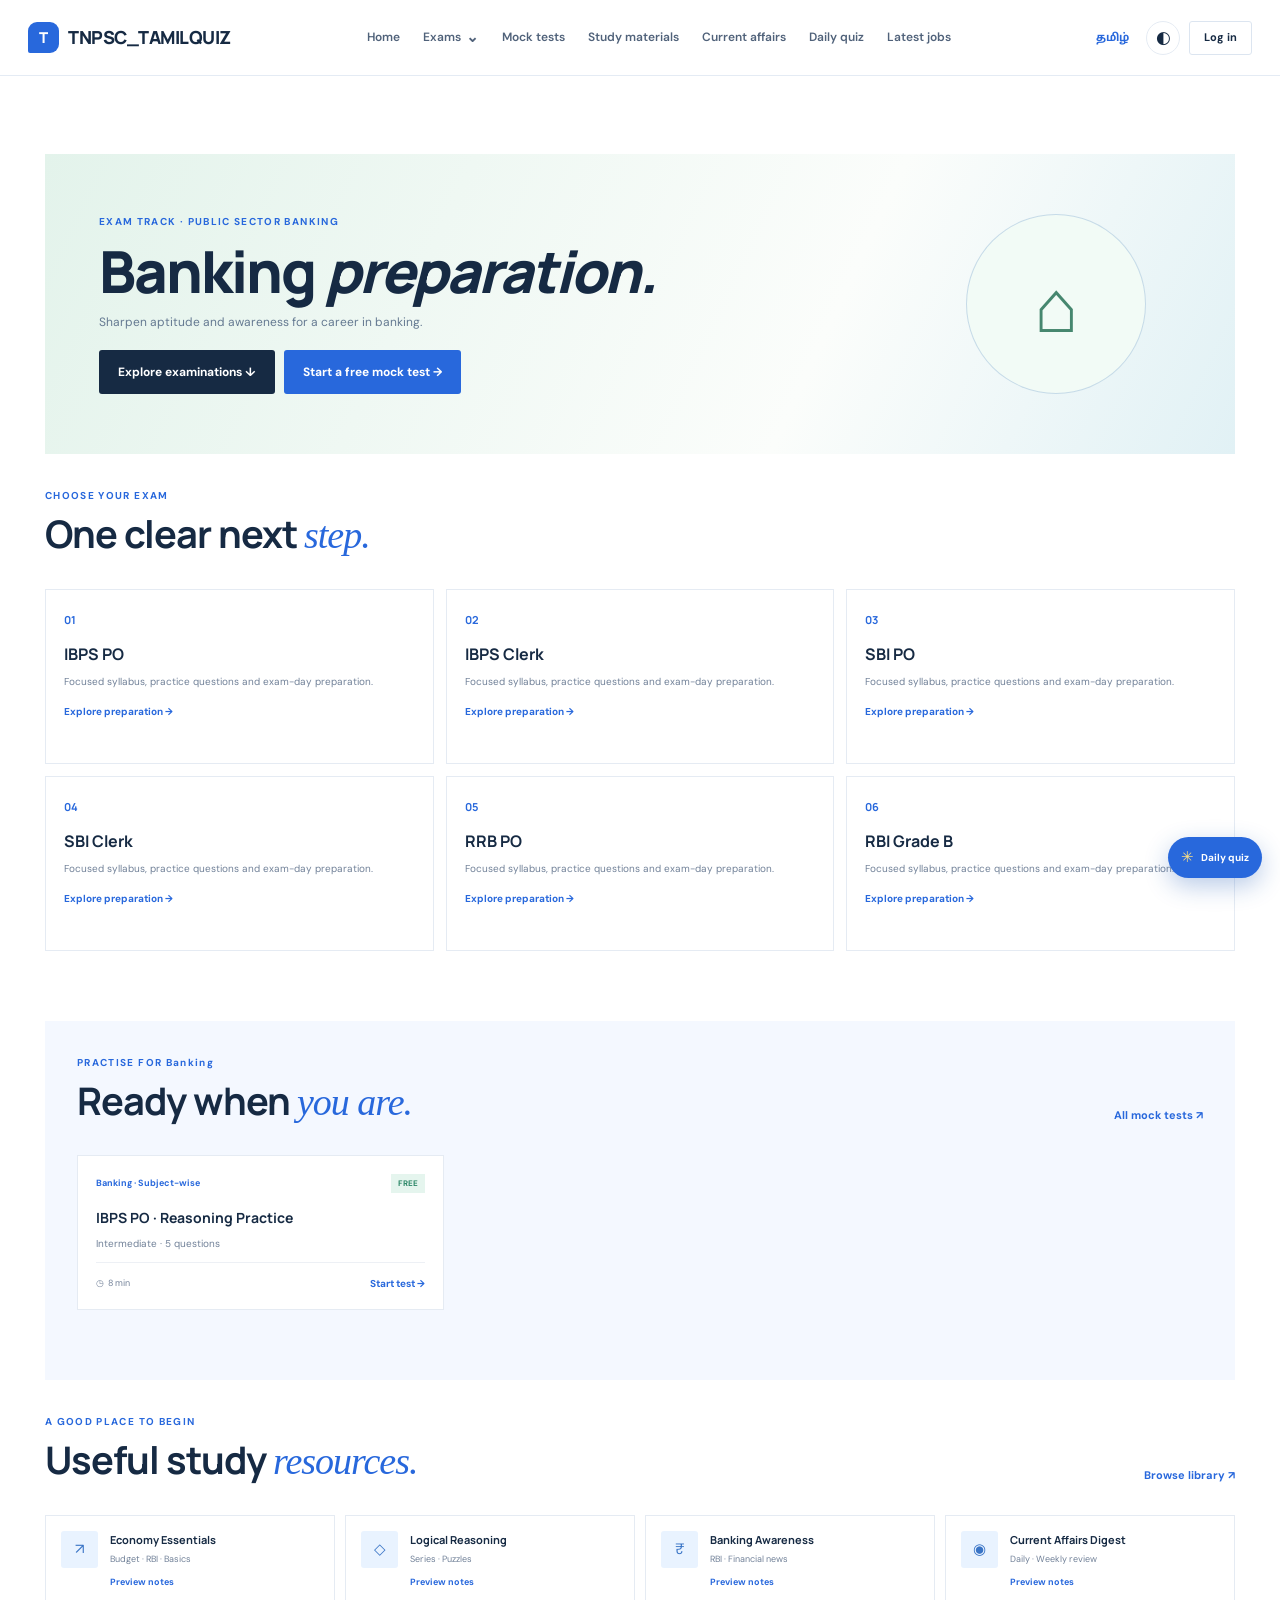
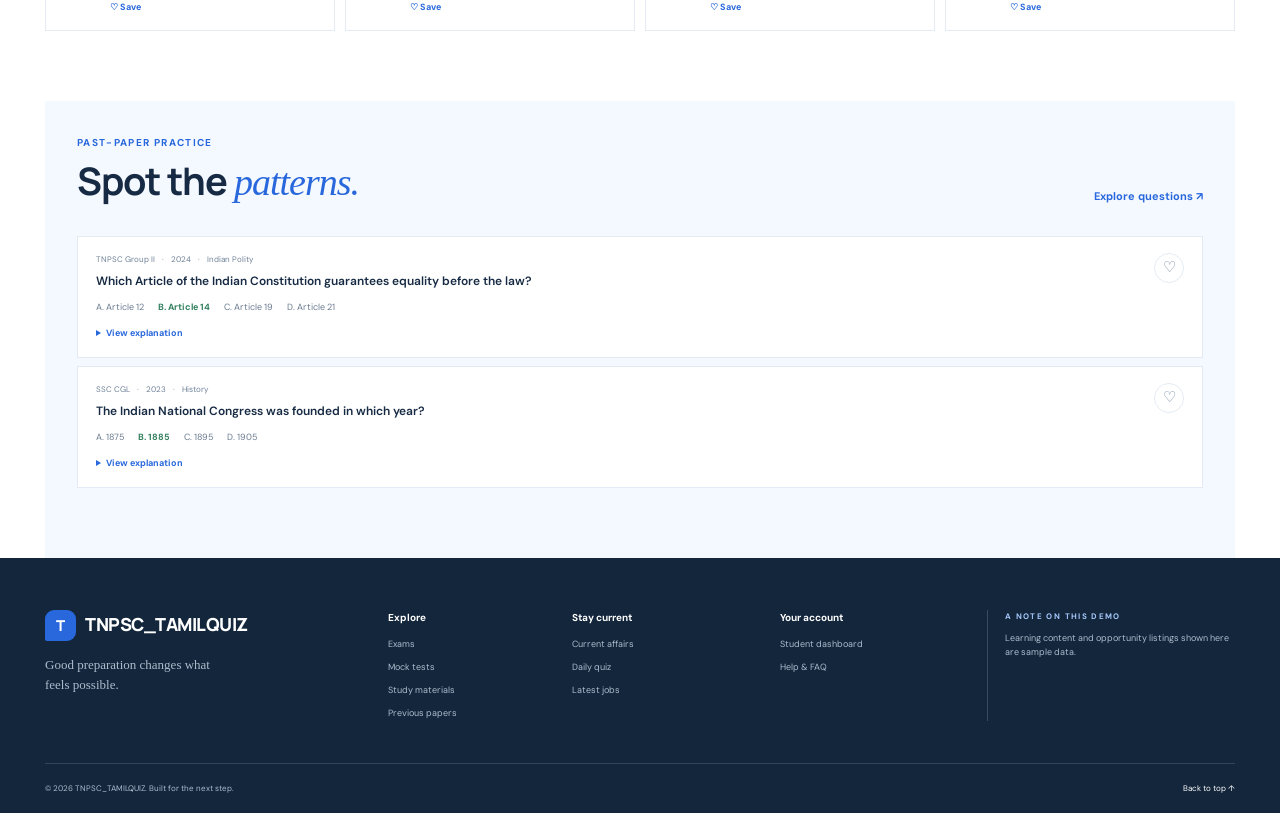
<file: pages/banking.html>
<!doctype html>
<html lang="en">
<head><meta charset="utf-8"><meta name="viewport" content="width=device-width, initial-scale=1"><meta name="description" content="Focused Banking exam preparation, sample mock tests and study resources."><meta name="theme-color" content="#f6f9ff"><title>Banking Preparation | TNPSC_TAMILQUIZ</title><link rel="preconnect" href="https://fonts.googleapis.com"><link rel="preconnect" href="https://fonts.gstatic.com" crossorigin><link href="https://fonts.googleapis.com/css2?family=DM+Sans:wght@400;500;600;700&family=Manrope:wght@500;600;700;800&family=Noto+Sans+Tamil:wght@400;500;600;700&display=swap" rel="stylesheet"><link rel="stylesheet" href="../css/style.css"><link rel="stylesheet" href="../css/responsive.css"><link rel="stylesheet" href="../css/animations.css"><script src="../js/data.js" defer></script><script src="../js/navigation.js" defer></script><script src="../js/search.js" defer></script><script src="../js/quiz.js" defer></script><script src="../js/mocktest.js" defer></script><script src="../js/materials.js" defer></script><script src="../js/dashboard.js" defer></script><script src="../js/main.js" defer></script><script src="../js/page.js" defer></script></head>
<body data-page="banking"><a class="skip-link" href="#main">Skip to content</a>
<header class="site-header"><div class="nav-wrap"><a class="brand" href="../index.html"><span class="brand-mark">T</span><span>TNPSC_TAMILQUIZ</span></a><button class="icon-button menu-toggle" aria-label="Open navigation" aria-expanded="false"><span></span><span></span><span></span></button><nav class="main-nav" aria-label="Main navigation"><a href="../index.html#home">Home</a><div class="nav-menu"><button class="nav-trigger" aria-expanded="false">Exams <span class="chevron">⌄</span></button><div class="mega-menu"><div class="mega-heading"><span class="eyebrow">FIND YOUR PATH</span><strong>Choose your examination</strong><small>Focused preparation for your next big step.</small></div><div class="mega-links" id="mega-exams"></div></div></div><a href="../index.html#mock-tests">Mock tests</a><a href="../index.html#materials">Study materials</a><a href="../index.html#current-affairs">Current affairs</a><a href="daily-quiz.html">Daily quiz</a><a href="latest-jobs.html">Latest jobs</a></nav><div class="nav-actions"><button class="text-button language-toggle" aria-label="Switch language">தமிழ்</button><button class="icon-button theme-toggle" aria-label="Switch to dark mode" title="Toggle dark mode"><span class="theme-icon">◐</span></button><button class="button button-small button-outline login-button">Log in</button></div></div></header>
<main id="main"><div id="page-content" class="section-shell page-content"></div></main>
<footer class="site-footer"><div class="section-shell"><div class="footer-top"><div class="footer-brand"><a class="brand brand-inverse" href="../index.html"><span class="brand-mark">T</span><span>TNPSC_TAMILQUIZ</span></a><p>Good preparation changes what feels possible.</p></div><div class="footer-col"><b>Explore</b><a href="../index.html#exams">Exams</a><a href="mock-tests.html">Mock tests</a><a href="study-materials.html">Study materials</a><a href="previous-papers.html">Previous papers</a></div><div class="footer-col"><b>Stay current</b><a href="current-affairs.html">Current affairs</a><a href="daily-quiz.html">Daily quiz</a><a href="latest-jobs.html">Latest jobs</a></div><div class="footer-col"><b>Your account</b><a href="dashboard.html">Student dashboard</a><a href="../index.html#faq">Help & FAQ</a></div><div class="footer-note"><span class="eyebrow">A NOTE ON THIS DEMO</span><p>Learning content and opportunity listings shown here are sample data.</p></div></div><div class="footer-bottom"><span>© 2026 TNPSC_TAMILQUIZ. Built for the next step.</span><a href="#main">Back to top ↑</a></div></div></footer>
<div class="toast-region" aria-live="polite" aria-atomic="true"></div><div class="modal-backdrop" id="modal-backdrop" hidden><section class="dialog" role="dialog" aria-modal="true" aria-labelledby="dialog-title"><button class="dialog-close" aria-label="Close dialog">×</button><div id="dialog-content"></div></section></div></body></html>
</file>
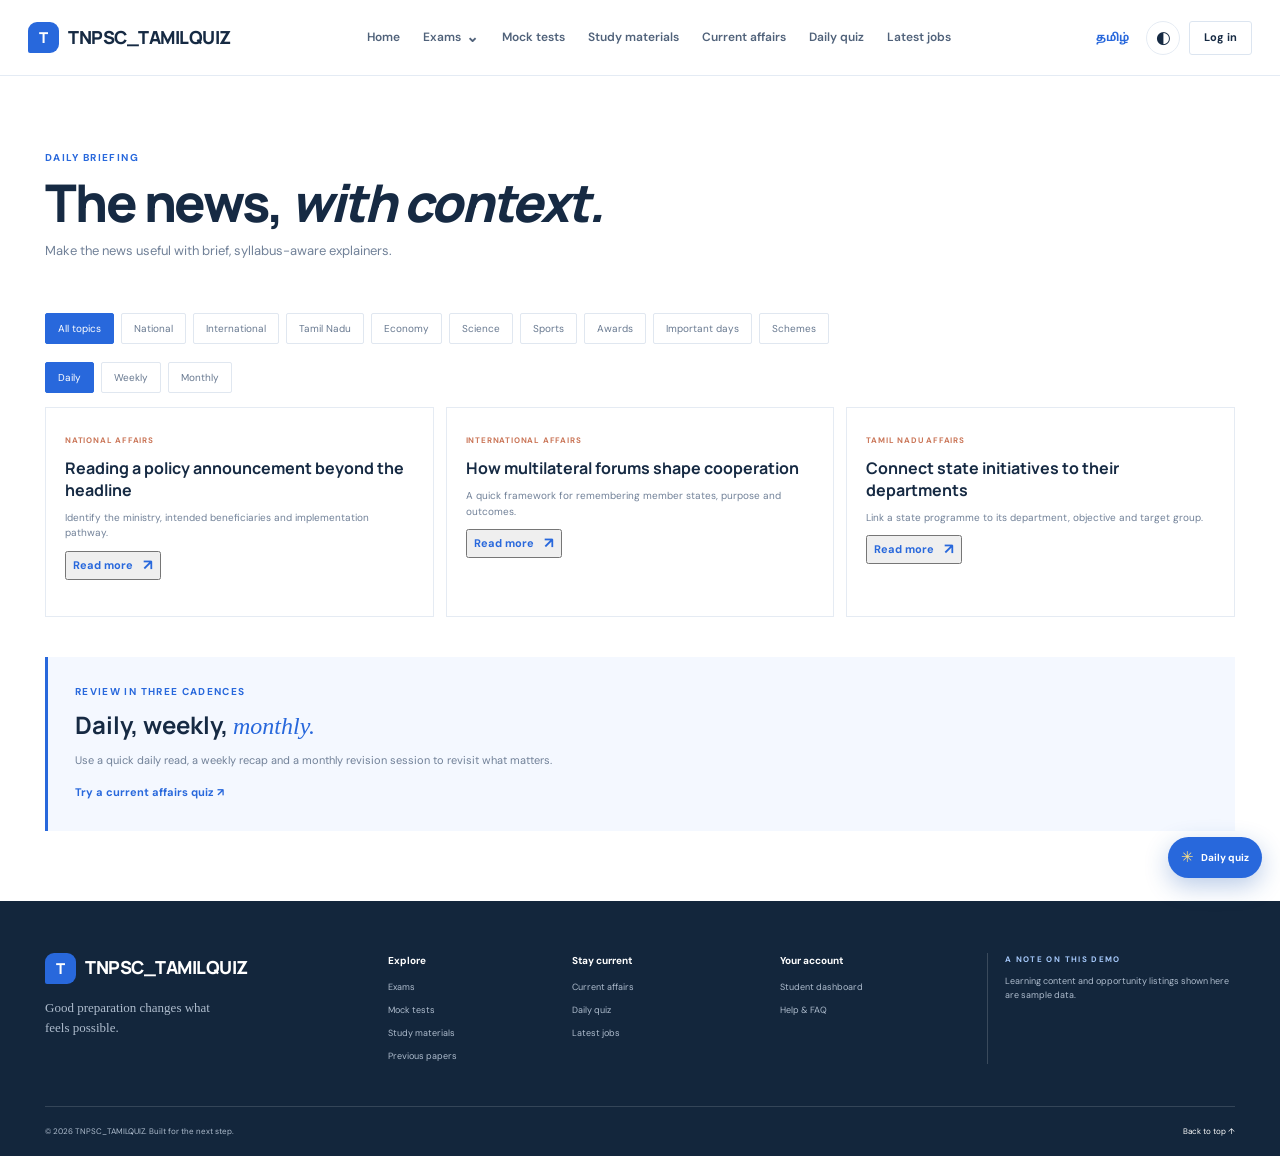
<file: pages/current-affairs.html>
<!doctype html>
<html lang="en">
<head><meta charset="utf-8"><meta name="viewport" content="width=device-width, initial-scale=1"><meta name="description" content="Daily, weekly and monthly current affairs explainers for exam preparation."><meta name="theme-color" content="#f6f9ff"><title>Current Affairs | TNPSC_TAMILQUIZ</title><link rel="preconnect" href="https://fonts.googleapis.com"><link rel="preconnect" href="https://fonts.gstatic.com" crossorigin><link href="https://fonts.googleapis.com/css2?family=DM+Sans:wght@400;500;600;700&family=Manrope:wght@500;600;700;800&family=Noto+Sans+Tamil:wght@400;500;600;700&display=swap" rel="stylesheet"><link rel="stylesheet" href="../css/style.css"><link rel="stylesheet" href="../css/responsive.css"><link rel="stylesheet" href="../css/animations.css"><script src="../js/data.js" defer></script><script src="../js/navigation.js" defer></script><script src="../js/search.js" defer></script><script src="../js/quiz.js" defer></script><script src="../js/mocktest.js" defer></script><script src="../js/materials.js" defer></script><script src="../js/dashboard.js" defer></script><script src="../js/main.js" defer></script><script src="../js/page.js" defer></script></head>
<body data-page="current-affairs"><a class="skip-link" href="#main">Skip to content</a>
<header class="site-header"><div class="nav-wrap"><a class="brand" href="../index.html"><span class="brand-mark">T</span><span>TNPSC_TAMILQUIZ</span></a><button class="icon-button menu-toggle" aria-label="Open navigation" aria-expanded="false"><span></span><span></span><span></span></button><nav class="main-nav" aria-label="Main navigation"><a href="../index.html#home">Home</a><div class="nav-menu"><button class="nav-trigger" aria-expanded="false">Exams <span class="chevron">⌄</span></button><div class="mega-menu"><div class="mega-heading"><span class="eyebrow">FIND YOUR PATH</span><strong>Choose your examination</strong><small>Focused preparation for your next big step.</small></div><div class="mega-links" id="mega-exams"></div></div></div><a href="mock-tests.html">Mock tests</a><a href="study-materials.html">Study materials</a><a href="current-affairs.html">Current affairs</a><a href="daily-quiz.html">Daily quiz</a><a href="latest-jobs.html">Latest jobs</a></nav><div class="nav-actions"><button class="text-button language-toggle" aria-label="Switch language">தமிழ்</button><button class="icon-button theme-toggle" aria-label="Switch to dark mode" title="Toggle dark mode"><span class="theme-icon">◐</span></button><button class="button button-small button-outline login-button">Log in</button></div></div></header>
<main id="main"><div id="page-content" class="section-shell page-content"></div></main>
<footer class="site-footer"><div class="section-shell"><div class="footer-top"><div class="footer-brand"><a class="brand brand-inverse" href="../index.html"><span class="brand-mark">T</span><span>TNPSC_TAMILQUIZ</span></a><p>Good preparation changes what feels possible.</p></div><div class="footer-col"><b>Explore</b><a href="../index.html#exams">Exams</a><a href="mock-tests.html">Mock tests</a><a href="study-materials.html">Study materials</a><a href="previous-papers.html">Previous papers</a></div><div class="footer-col"><b>Stay current</b><a href="current-affairs.html">Current affairs</a><a href="daily-quiz.html">Daily quiz</a><a href="latest-jobs.html">Latest jobs</a></div><div class="footer-col"><b>Your account</b><a href="dashboard.html">Student dashboard</a><a href="../index.html#faq">Help & FAQ</a></div><div class="footer-note"><span class="eyebrow">A NOTE ON THIS DEMO</span><p>Learning content and opportunity listings shown here are sample data.</p></div></div><div class="footer-bottom"><span>© 2026 TNPSC_TAMILQUIZ. Built for the next step.</span><a href="#main">Back to top ↑</a></div></div></footer>
<div class="toast-region" aria-live="polite" aria-atomic="true"></div><div class="modal-backdrop" id="modal-backdrop" hidden><section class="dialog" role="dialog" aria-modal="true" aria-labelledby="dialog-title"><button class="dialog-close" aria-label="Close dialog">×</button><div id="dialog-content"></div></section></div></body></html>
</file>
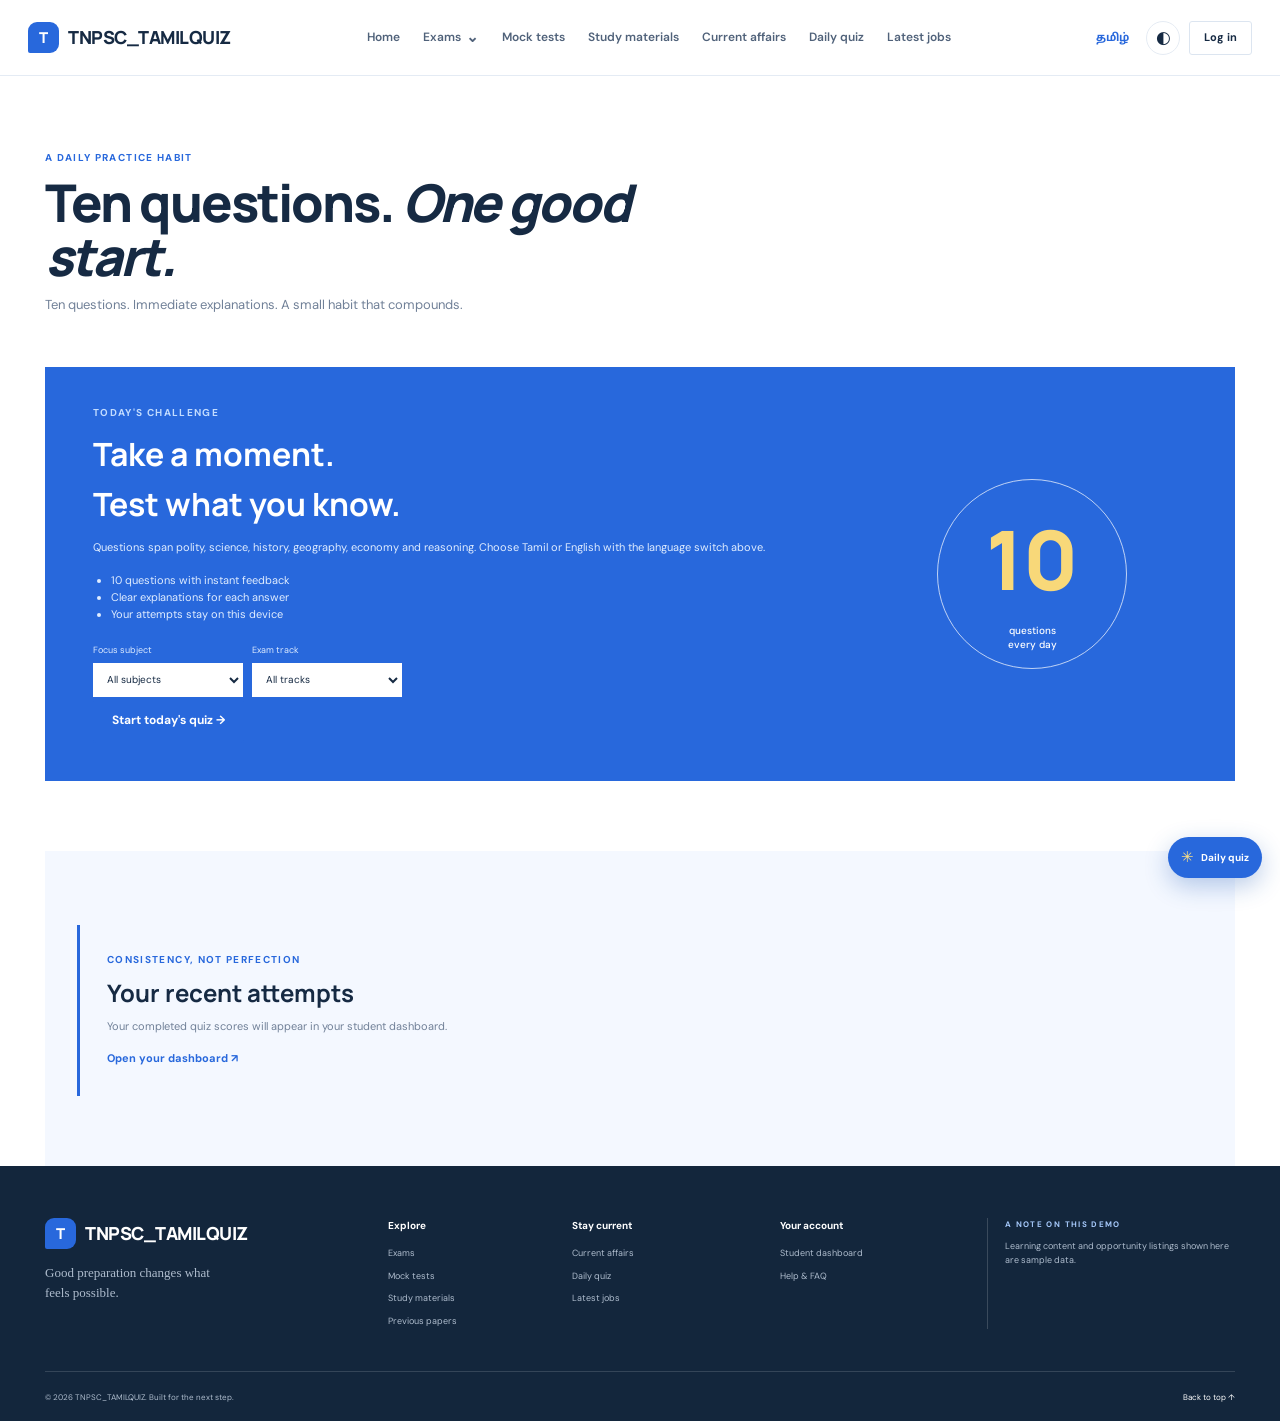
<file: pages/daily-quiz.html>
<!doctype html>
<html lang="en">
<head><meta charset="utf-8"><meta name="viewport" content="width=device-width, initial-scale=1"><meta name="description" content="Take a ten-question daily quiz and review detailed explanations."><meta name="theme-color" content="#f6f9ff"><title>Daily Quiz | TNPSC_TAMILQUIZ</title><link rel="preconnect" href="https://fonts.googleapis.com"><link rel="preconnect" href="https://fonts.gstatic.com" crossorigin><link href="https://fonts.googleapis.com/css2?family=DM+Sans:wght@400;500;600;700&family=Manrope:wght@500;600;700;800&family=Noto+Sans+Tamil:wght@400;500;600;700&display=swap" rel="stylesheet"><link rel="stylesheet" href="../css/style.css"><link rel="stylesheet" href="../css/responsive.css"><link rel="stylesheet" href="../css/animations.css"><script src="../js/data.js" defer></script><script src="../js/navigation.js" defer></script><script src="../js/search.js" defer></script><script src="../js/quiz.js" defer></script><script src="../js/mocktest.js" defer></script><script src="../js/materials.js" defer></script><script src="../js/dashboard.js" defer></script><script src="../js/main.js" defer></script><script src="../js/page.js" defer></script></head>
<body data-page="daily-quiz"><a class="skip-link" href="#main">Skip to content</a>
<header class="site-header"><div class="nav-wrap"><a class="brand" href="../index.html"><span class="brand-mark">T</span><span>TNPSC_TAMILQUIZ</span></a><button class="icon-button menu-toggle" aria-label="Open navigation" aria-expanded="false"><span></span><span></span><span></span></button><nav class="main-nav" aria-label="Main navigation"><a href="../index.html#home">Home</a><div class="nav-menu"><button class="nav-trigger" aria-expanded="false">Exams <span class="chevron">⌄</span></button><div class="mega-menu"><div class="mega-heading"><span class="eyebrow">FIND YOUR PATH</span><strong>Choose your examination</strong><small>Focused preparation for your next big step.</small></div><div class="mega-links" id="mega-exams"></div></div></div><a href="mock-tests.html">Mock tests</a><a href="study-materials.html">Study materials</a><a href="current-affairs.html">Current affairs</a><a href="daily-quiz.html">Daily quiz</a><a href="latest-jobs.html">Latest jobs</a></nav><div class="nav-actions"><button class="text-button language-toggle" aria-label="Switch language">தமிழ்</button><button class="icon-button theme-toggle" aria-label="Switch to dark mode" title="Toggle dark mode"><span class="theme-icon">◐</span></button><button class="button button-small button-outline login-button">Log in</button></div></div></header>
<main id="main"><div id="page-content" class="section-shell page-content"></div></main>
<footer class="site-footer"><div class="section-shell"><div class="footer-top"><div class="footer-brand"><a class="brand brand-inverse" href="../index.html"><span class="brand-mark">T</span><span>TNPSC_TAMILQUIZ</span></a><p>Good preparation changes what feels possible.</p></div><div class="footer-col"><b>Explore</b><a href="../index.html#exams">Exams</a><a href="mock-tests.html">Mock tests</a><a href="study-materials.html">Study materials</a><a href="previous-papers.html">Previous papers</a></div><div class="footer-col"><b>Stay current</b><a href="current-affairs.html">Current affairs</a><a href="daily-quiz.html">Daily quiz</a><a href="latest-jobs.html">Latest jobs</a></div><div class="footer-col"><b>Your account</b><a href="dashboard.html">Student dashboard</a><a href="../index.html#faq">Help & FAQ</a></div><div class="footer-note"><span class="eyebrow">A NOTE ON THIS DEMO</span><p>Learning content and opportunity listings shown here are sample data.</p></div></div><div class="footer-bottom"><span>© 2026 TNPSC_TAMILQUIZ. Built for the next step.</span><a href="#main">Back to top ↑</a></div></div></footer>
<div class="toast-region" aria-live="polite" aria-atomic="true"></div><div class="modal-backdrop" id="modal-backdrop" hidden><section class="dialog" role="dialog" aria-modal="true" aria-labelledby="dialog-title"><button class="dialog-close" aria-label="Close dialog">×</button><div id="dialog-content"></div></section></div></body></html>
</file>
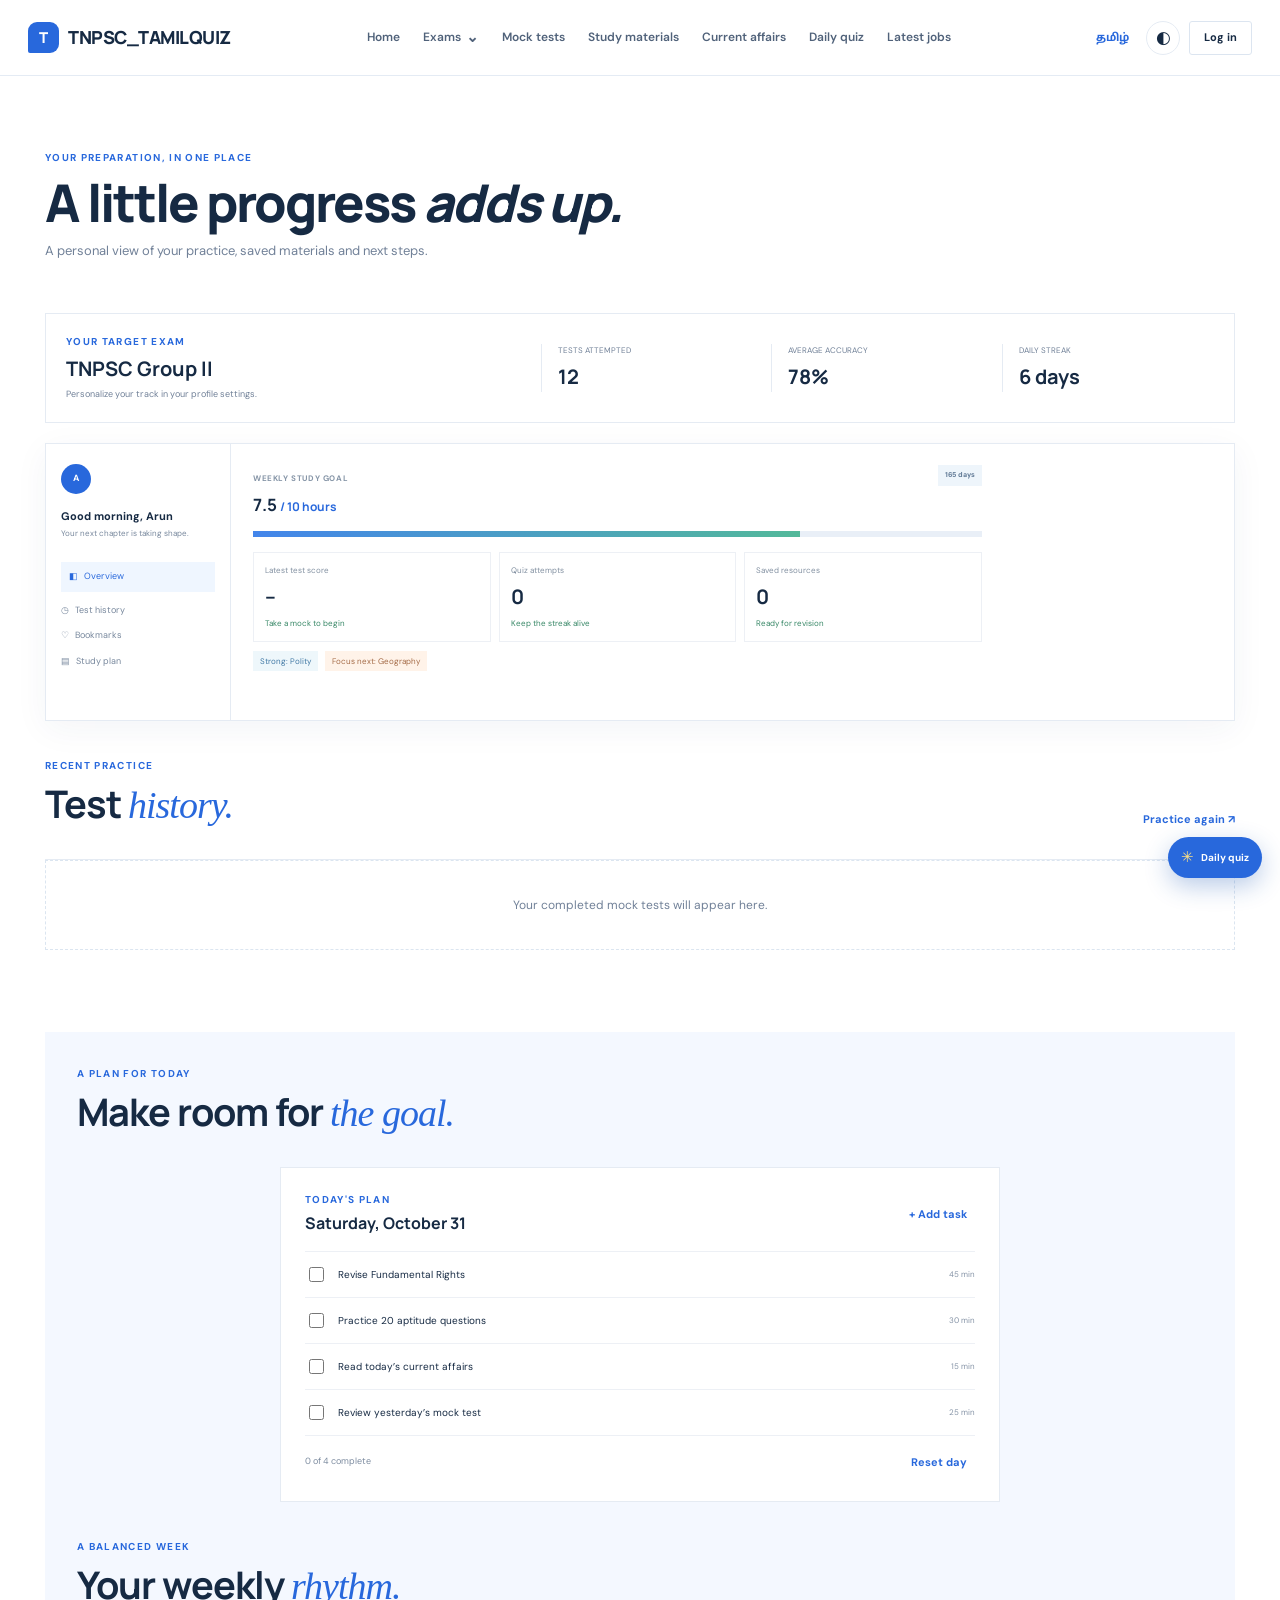
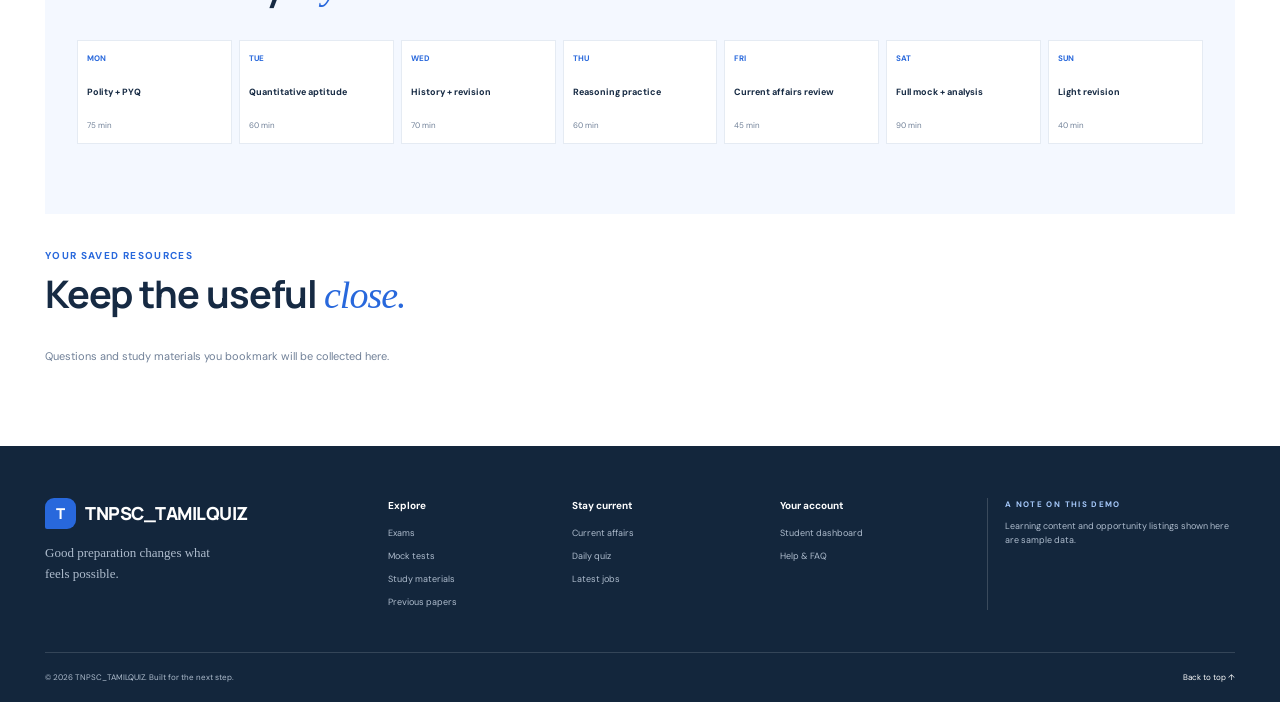
<file: pages/dashboard.html>
<!doctype html>
<html lang="en">
<head><meta charset="utf-8"><meta name="viewport" content="width=device-width, initial-scale=1"><meta name="description" content="Review your sample examination preparation progress, bookmarks and study plan."><meta name="theme-color" content="#f6f9ff"><title>Student Dashboard | TNPSC_TAMILQUIZ</title><link rel="preconnect" href="https://fonts.googleapis.com"><link rel="preconnect" href="https://fonts.gstatic.com" crossorigin><link href="https://fonts.googleapis.com/css2?family=DM+Sans:wght@400;500;600;700&family=Manrope:wght@500;600;700;800&family=Noto+Sans+Tamil:wght@400;500;600;700&display=swap" rel="stylesheet"><link rel="stylesheet" href="../css/style.css"><link rel="stylesheet" href="../css/responsive.css"><link rel="stylesheet" href="../css/animations.css"><script src="../js/data.js" defer></script><script src="../js/navigation.js" defer></script><script src="../js/search.js" defer></script><script src="../js/quiz.js" defer></script><script src="../js/mocktest.js" defer></script><script src="../js/materials.js" defer></script><script src="../js/dashboard.js" defer></script><script src="../js/main.js" defer></script><script src="../js/page.js" defer></script></head>
<body data-page="dashboard"><a class="skip-link" href="#main">Skip to content</a>
<header class="site-header"><div class="nav-wrap"><a class="brand" href="../index.html"><span class="brand-mark">T</span><span>TNPSC_TAMILQUIZ</span></a><button class="icon-button menu-toggle" aria-label="Open navigation" aria-expanded="false"><span></span><span></span><span></span></button><nav class="main-nav" aria-label="Main navigation"><a href="../index.html#home">Home</a><div class="nav-menu"><button class="nav-trigger" aria-expanded="false">Exams <span class="chevron">⌄</span></button><div class="mega-menu"><div class="mega-heading"><span class="eyebrow">FIND YOUR PATH</span><strong>Choose your examination</strong><small>Focused preparation for your next big step.</small></div><div class="mega-links" id="mega-exams"></div></div></div><a href="mock-tests.html">Mock tests</a><a href="study-materials.html">Study materials</a><a href="current-affairs.html">Current affairs</a><a href="daily-quiz.html">Daily quiz</a><a href="latest-jobs.html">Latest jobs</a></nav><div class="nav-actions"><button class="text-button language-toggle" aria-label="Switch language">தமிழ்</button><button class="icon-button theme-toggle" aria-label="Switch to dark mode" title="Toggle dark mode"><span class="theme-icon">◐</span></button><button class="button button-small button-outline login-button">Log in</button></div></div></header>
<main id="main"><div id="page-content" class="section-shell page-content"></div></main>
<footer class="site-footer"><div class="section-shell"><div class="footer-top"><div class="footer-brand"><a class="brand brand-inverse" href="../index.html"><span class="brand-mark">T</span><span>TNPSC_TAMILQUIZ</span></a><p>Good preparation changes what feels possible.</p></div><div class="footer-col"><b>Explore</b><a href="../index.html#exams">Exams</a><a href="mock-tests.html">Mock tests</a><a href="study-materials.html">Study materials</a><a href="previous-papers.html">Previous papers</a></div><div class="footer-col"><b>Stay current</b><a href="current-affairs.html">Current affairs</a><a href="daily-quiz.html">Daily quiz</a><a href="latest-jobs.html">Latest jobs</a></div><div class="footer-col"><b>Your account</b><a href="dashboard.html">Student dashboard</a><a href="../index.html#faq">Help & FAQ</a></div><div class="footer-note"><span class="eyebrow">A NOTE ON THIS DEMO</span><p>Learning content and opportunity listings shown here are sample data.</p></div></div><div class="footer-bottom"><span>© 2026 TNPSC_TAMILQUIZ. Built for the next step.</span><a href="#main">Back to top ↑</a></div></div></footer>
<div class="toast-region" aria-live="polite" aria-atomic="true"></div><div class="modal-backdrop" id="modal-backdrop" hidden><section class="dialog" role="dialog" aria-modal="true" aria-labelledby="dialog-title"><button class="dialog-close" aria-label="Close dialog">×</button><div id="dialog-content"></div></section></div></body></html>
</file>
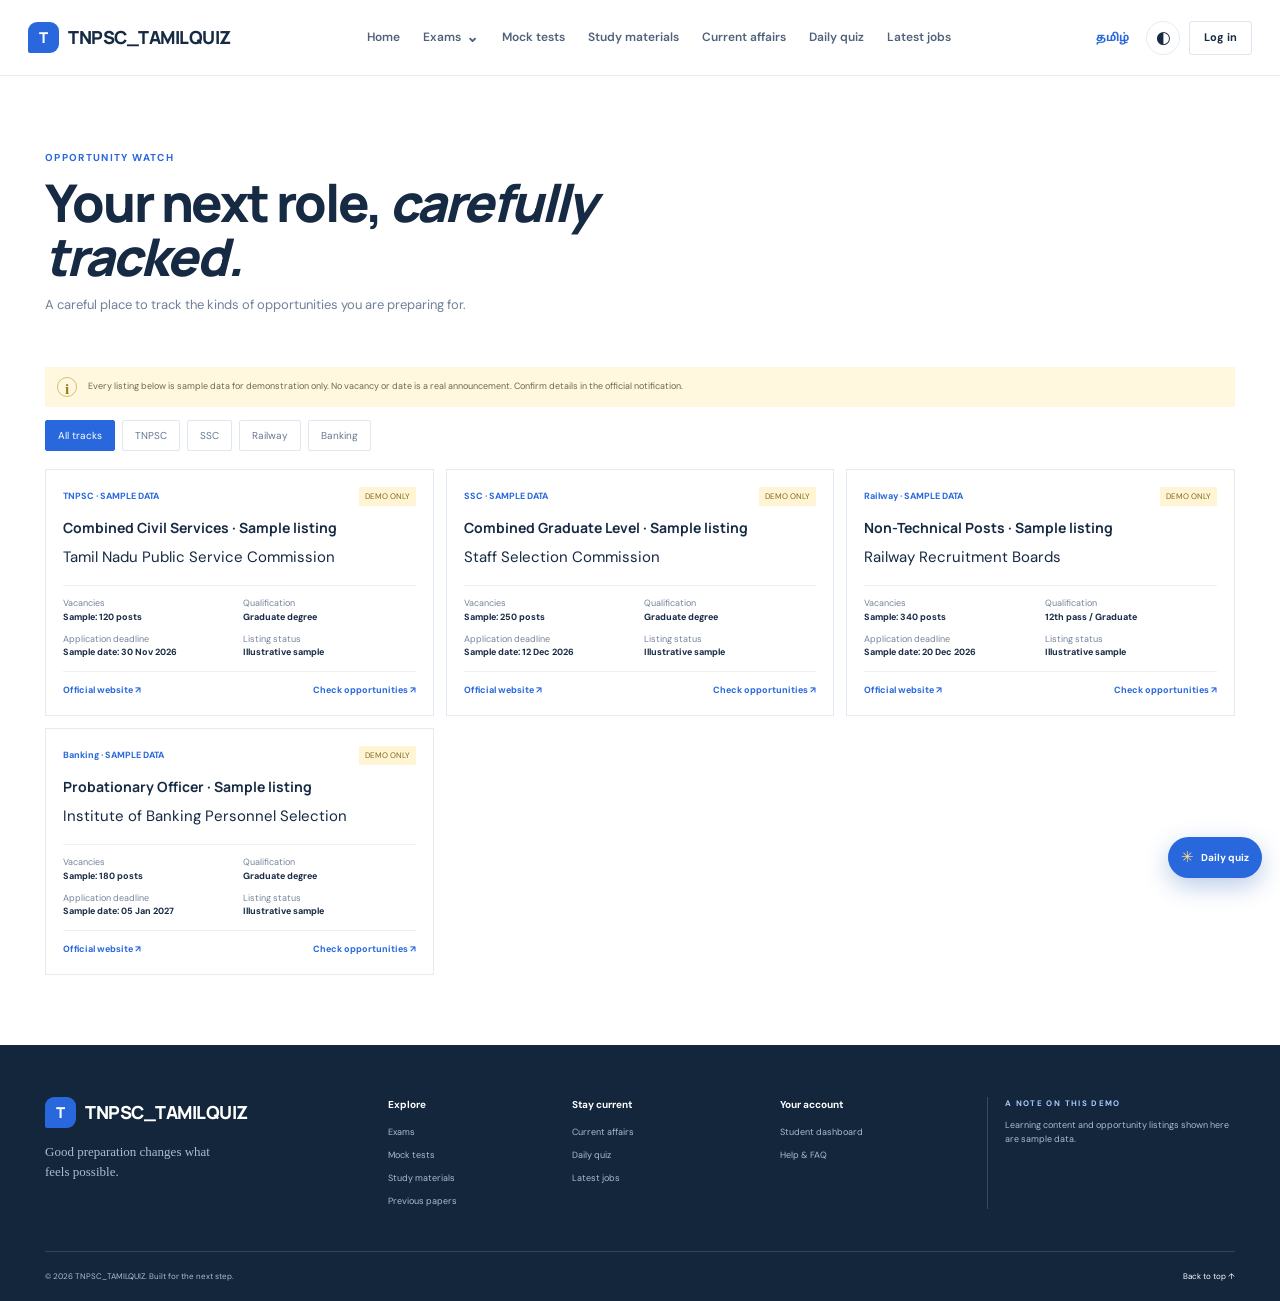
<file: pages/latest-jobs.html>
<!doctype html>
<html lang="en">
<head><meta charset="utf-8"><meta name="viewport" content="width=device-width, initial-scale=1"><meta name="description" content="Filter sample government job opportunity listings by examination track."><meta name="theme-color" content="#f6f9ff"><title>Latest Jobs | TNPSC_TAMILQUIZ</title><link rel="preconnect" href="https://fonts.googleapis.com"><link rel="preconnect" href="https://fonts.gstatic.com" crossorigin><link href="https://fonts.googleapis.com/css2?family=DM+Sans:wght@400;500;600;700&family=Manrope:wght@500;600;700;800&family=Noto+Sans+Tamil:wght@400;500;600;700&display=swap" rel="stylesheet"><link rel="stylesheet" href="../css/style.css"><link rel="stylesheet" href="../css/responsive.css"><link rel="stylesheet" href="../css/animations.css"><script src="../js/data.js" defer></script><script src="../js/navigation.js" defer></script><script src="../js/search.js" defer></script><script src="../js/quiz.js" defer></script><script src="../js/mocktest.js" defer></script><script src="../js/materials.js" defer></script><script src="../js/dashboard.js" defer></script><script src="../js/main.js" defer></script><script src="../js/page.js" defer></script></head>
<body data-page="latest-jobs"><a class="skip-link" href="#main">Skip to content</a>
<header class="site-header"><div class="nav-wrap"><a class="brand" href="../index.html"><span class="brand-mark">T</span><span>TNPSC_TAMILQUIZ</span></a><button class="icon-button menu-toggle" aria-label="Open navigation" aria-expanded="false"><span></span><span></span><span></span></button><nav class="main-nav" aria-label="Main navigation"><a href="../index.html#home">Home</a><div class="nav-menu"><button class="nav-trigger" aria-expanded="false">Exams <span class="chevron">⌄</span></button><div class="mega-menu"><div class="mega-heading"><span class="eyebrow">FIND YOUR PATH</span><strong>Choose your examination</strong><small>Focused preparation for your next big step.</small></div><div class="mega-links" id="mega-exams"></div></div></div><a href="mock-tests.html">Mock tests</a><a href="study-materials.html">Study materials</a><a href="current-affairs.html">Current affairs</a><a href="daily-quiz.html">Daily quiz</a><a href="latest-jobs.html">Latest jobs</a></nav><div class="nav-actions"><button class="text-button language-toggle" aria-label="Switch language">தமிழ்</button><button class="icon-button theme-toggle" aria-label="Switch to dark mode" title="Toggle dark mode"><span class="theme-icon">◐</span></button><button class="button button-small button-outline login-button">Log in</button></div></div></header>
<main id="main"><div id="page-content" class="section-shell page-content"></div></main>
<footer class="site-footer"><div class="section-shell"><div class="footer-top"><div class="footer-brand"><a class="brand brand-inverse" href="../index.html"><span class="brand-mark">T</span><span>TNPSC_TAMILQUIZ</span></a><p>Good preparation changes what feels possible.</p></div><div class="footer-col"><b>Explore</b><a href="../index.html#exams">Exams</a><a href="mock-tests.html">Mock tests</a><a href="study-materials.html">Study materials</a><a href="previous-papers.html">Previous papers</a></div><div class="footer-col"><b>Stay current</b><a href="current-affairs.html">Current affairs</a><a href="daily-quiz.html">Daily quiz</a><a href="latest-jobs.html">Latest jobs</a></div><div class="footer-col"><b>Your account</b><a href="dashboard.html">Student dashboard</a><a href="../index.html#faq">Help & FAQ</a></div><div class="footer-note"><span class="eyebrow">A NOTE ON THIS DEMO</span><p>Learning content and opportunity listings shown here are sample data.</p></div></div><div class="footer-bottom"><span>© 2026 TNPSC_TAMILQUIZ. Built for the next step.</span><a href="#main">Back to top ↑</a></div></div></footer>
<div class="toast-region" aria-live="polite" aria-atomic="true"></div><div class="modal-backdrop" id="modal-backdrop" hidden><section class="dialog" role="dialog" aria-modal="true" aria-labelledby="dialog-title"><button class="dialog-close" aria-label="Close dialog">×</button><div id="dialog-content"></div></section></div></body></html>
</file>
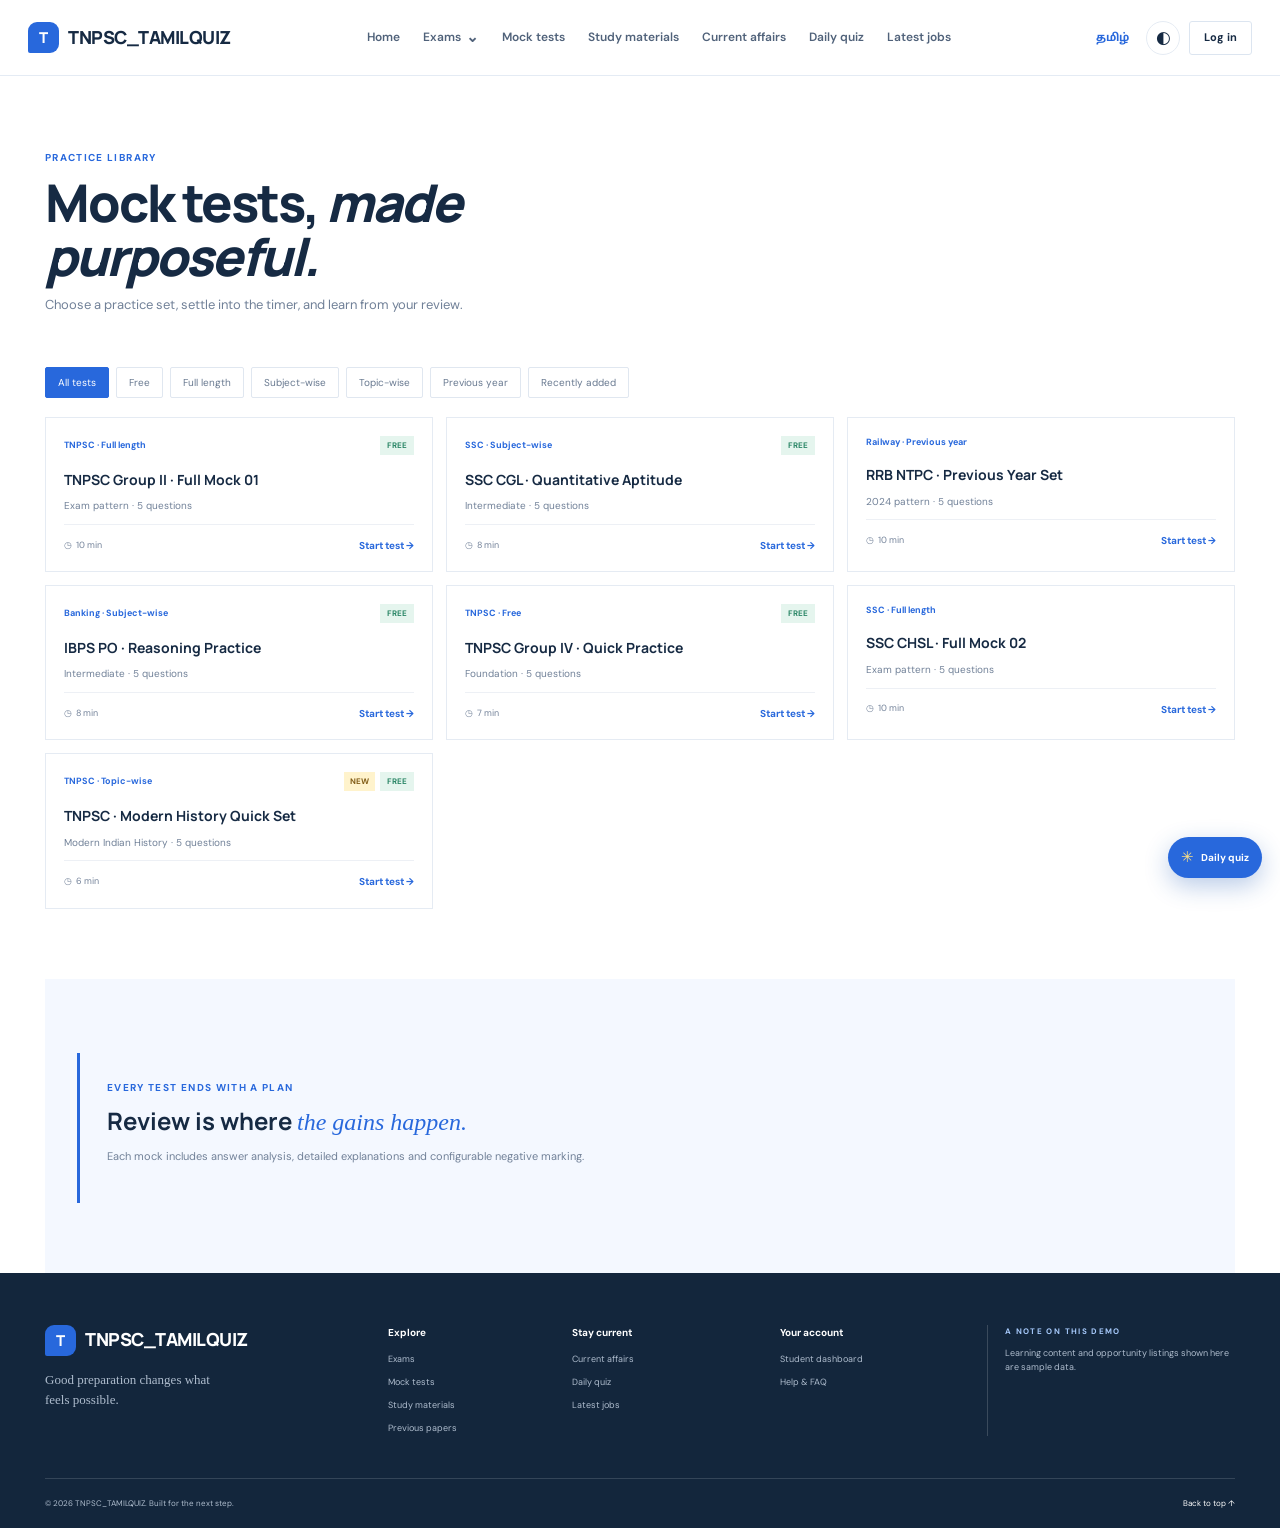
<file: pages/mock-tests.html>
<!doctype html>
<html lang="en">
<head><meta charset="utf-8"><meta name="viewport" content="width=device-width, initial-scale=1"><meta name="description" content="Interactive sample mock tests for competitive examinations."><meta name="theme-color" content="#f6f9ff"><title>Mock Tests | TNPSC_TAMILQUIZ</title><link rel="preconnect" href="https://fonts.googleapis.com"><link rel="preconnect" href="https://fonts.gstatic.com" crossorigin><link href="https://fonts.googleapis.com/css2?family=DM+Sans:wght@400;500;600;700&family=Manrope:wght@500;600;700;800&family=Noto+Sans+Tamil:wght@400;500;600;700&display=swap" rel="stylesheet"><link rel="stylesheet" href="../css/style.css"><link rel="stylesheet" href="../css/responsive.css"><link rel="stylesheet" href="../css/animations.css"><script src="../js/data.js" defer></script><script src="../js/navigation.js" defer></script><script src="../js/search.js" defer></script><script src="../js/quiz.js" defer></script><script src="../js/mocktest.js" defer></script><script src="../js/materials.js" defer></script><script src="../js/dashboard.js" defer></script><script src="../js/main.js" defer></script><script src="../js/page.js" defer></script></head>
<body data-page="mock-tests"><a class="skip-link" href="#main">Skip to content</a>
<header class="site-header"><div class="nav-wrap"><a class="brand" href="../index.html"><span class="brand-mark">T</span><span>TNPSC_TAMILQUIZ</span></a><button class="icon-button menu-toggle" aria-label="Open navigation" aria-expanded="false"><span></span><span></span><span></span></button><nav class="main-nav" aria-label="Main navigation"><a href="../index.html#home">Home</a><div class="nav-menu"><button class="nav-trigger" aria-expanded="false">Exams <span class="chevron">⌄</span></button><div class="mega-menu"><div class="mega-heading"><span class="eyebrow">FIND YOUR PATH</span><strong>Choose your examination</strong><small>Focused preparation for your next big step.</small></div><div class="mega-links" id="mega-exams"></div></div></div><a href="mock-tests.html">Mock tests</a><a href="study-materials.html">Study materials</a><a href="current-affairs.html">Current affairs</a><a href="daily-quiz.html">Daily quiz</a><a href="latest-jobs.html">Latest jobs</a></nav><div class="nav-actions"><button class="text-button language-toggle" aria-label="Switch language">தமிழ்</button><button class="icon-button theme-toggle" aria-label="Switch to dark mode" title="Toggle dark mode"><span class="theme-icon">◐</span></button><button class="button button-small button-outline login-button">Log in</button></div></div></header>
<main id="main"><div id="page-content" class="section-shell page-content"></div></main>
<footer class="site-footer"><div class="section-shell"><div class="footer-top"><div class="footer-brand"><a class="brand brand-inverse" href="../index.html"><span class="brand-mark">T</span><span>TNPSC_TAMILQUIZ</span></a><p>Good preparation changes what feels possible.</p></div><div class="footer-col"><b>Explore</b><a href="../index.html#exams">Exams</a><a href="mock-tests.html">Mock tests</a><a href="study-materials.html">Study materials</a><a href="previous-papers.html">Previous papers</a></div><div class="footer-col"><b>Stay current</b><a href="current-affairs.html">Current affairs</a><a href="daily-quiz.html">Daily quiz</a><a href="latest-jobs.html">Latest jobs</a></div><div class="footer-col"><b>Your account</b><a href="dashboard.html">Student dashboard</a><a href="../index.html#faq">Help & FAQ</a></div><div class="footer-note"><span class="eyebrow">A NOTE ON THIS DEMO</span><p>Learning content and opportunity listings shown here are sample data.</p></div></div><div class="footer-bottom"><span>© 2026 TNPSC_TAMILQUIZ. Built for the next step.</span><a href="#main">Back to top ↑</a></div></div></footer>
<div class="toast-region" aria-live="polite" aria-atomic="true"></div><div class="modal-backdrop" id="modal-backdrop" hidden><section class="dialog" role="dialog" aria-modal="true" aria-labelledby="dialog-title"><button class="dialog-close" aria-label="Close dialog">×</button><div id="dialog-content"></div></section></div></body></html>
</file>
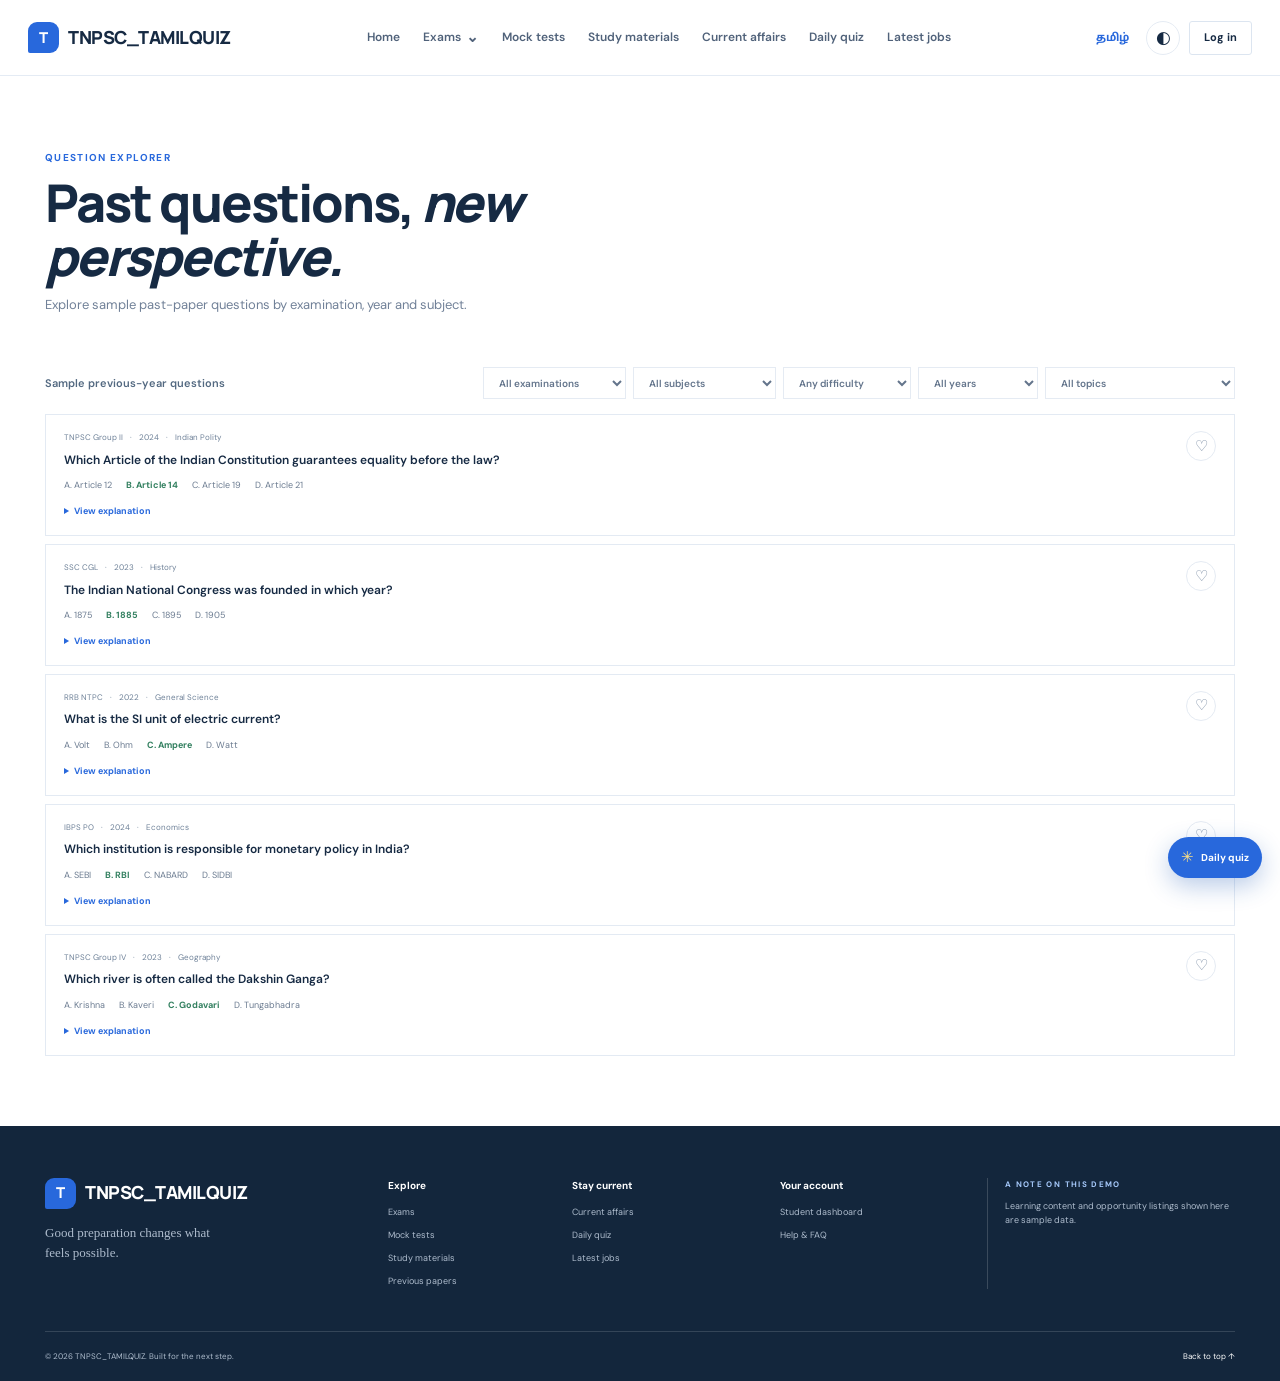
<file: pages/previous-papers.html>
<!doctype html>
<html lang="en">
<head><meta charset="utf-8"><meta name="viewport" content="width=device-width, initial-scale=1"><meta name="description" content="Explore sample previous-year questions by exam, subject and difficulty."><meta name="theme-color" content="#f6f9ff"><title>Previous Papers | TNPSC_TAMILQUIZ</title><link rel="preconnect" href="https://fonts.googleapis.com"><link rel="preconnect" href="https://fonts.gstatic.com" crossorigin><link href="https://fonts.googleapis.com/css2?family=DM+Sans:wght@400;500;600;700&family=Manrope:wght@500;600;700;800&family=Noto+Sans+Tamil:wght@400;500;600;700&display=swap" rel="stylesheet"><link rel="stylesheet" href="../css/style.css"><link rel="stylesheet" href="../css/responsive.css"><link rel="stylesheet" href="../css/animations.css"><script src="../js/data.js" defer></script><script src="../js/navigation.js" defer></script><script src="../js/search.js" defer></script><script src="../js/quiz.js" defer></script><script src="../js/mocktest.js" defer></script><script src="../js/materials.js" defer></script><script src="../js/dashboard.js" defer></script><script src="../js/main.js" defer></script><script src="../js/page.js" defer></script></head>
<body data-page="previous-papers"><a class="skip-link" href="#main">Skip to content</a>
<header class="site-header"><div class="nav-wrap"><a class="brand" href="../index.html"><span class="brand-mark">T</span><span>TNPSC_TAMILQUIZ</span></a><button class="icon-button menu-toggle" aria-label="Open navigation" aria-expanded="false"><span></span><span></span><span></span></button><nav class="main-nav" aria-label="Main navigation"><a href="../index.html#home">Home</a><div class="nav-menu"><button class="nav-trigger" aria-expanded="false">Exams <span class="chevron">⌄</span></button><div class="mega-menu"><div class="mega-heading"><span class="eyebrow">FIND YOUR PATH</span><strong>Choose your examination</strong><small>Focused preparation for your next big step.</small></div><div class="mega-links" id="mega-exams"></div></div></div><a href="mock-tests.html">Mock tests</a><a href="study-materials.html">Study materials</a><a href="current-affairs.html">Current affairs</a><a href="daily-quiz.html">Daily quiz</a><a href="latest-jobs.html">Latest jobs</a></nav><div class="nav-actions"><button class="text-button language-toggle" aria-label="Switch language">தமிழ்</button><button class="icon-button theme-toggle" aria-label="Switch to dark mode" title="Toggle dark mode"><span class="theme-icon">◐</span></button><button class="button button-small button-outline login-button">Log in</button></div></div></header>
<main id="main"><div id="page-content" class="section-shell page-content"></div></main>
<footer class="site-footer"><div class="section-shell"><div class="footer-top"><div class="footer-brand"><a class="brand brand-inverse" href="../index.html"><span class="brand-mark">T</span><span>TNPSC_TAMILQUIZ</span></a><p>Good preparation changes what feels possible.</p></div><div class="footer-col"><b>Explore</b><a href="../index.html#exams">Exams</a><a href="mock-tests.html">Mock tests</a><a href="study-materials.html">Study materials</a><a href="previous-papers.html">Previous papers</a></div><div class="footer-col"><b>Stay current</b><a href="current-affairs.html">Current affairs</a><a href="daily-quiz.html">Daily quiz</a><a href="latest-jobs.html">Latest jobs</a></div><div class="footer-col"><b>Your account</b><a href="dashboard.html">Student dashboard</a><a href="../index.html#faq">Help & FAQ</a></div><div class="footer-note"><span class="eyebrow">A NOTE ON THIS DEMO</span><p>Learning content and opportunity listings shown here are sample data.</p></div></div><div class="footer-bottom"><span>© 2026 TNPSC_TAMILQUIZ. Built for the next step.</span><a href="#main">Back to top ↑</a></div></div></footer>
<div class="toast-region" aria-live="polite" aria-atomic="true"></div><div class="modal-backdrop" id="modal-backdrop" hidden><section class="dialog" role="dialog" aria-modal="true" aria-labelledby="dialog-title"><button class="dialog-close" aria-label="Close dialog">×</button><div id="dialog-content"></div></section></div></body></html>
</file>
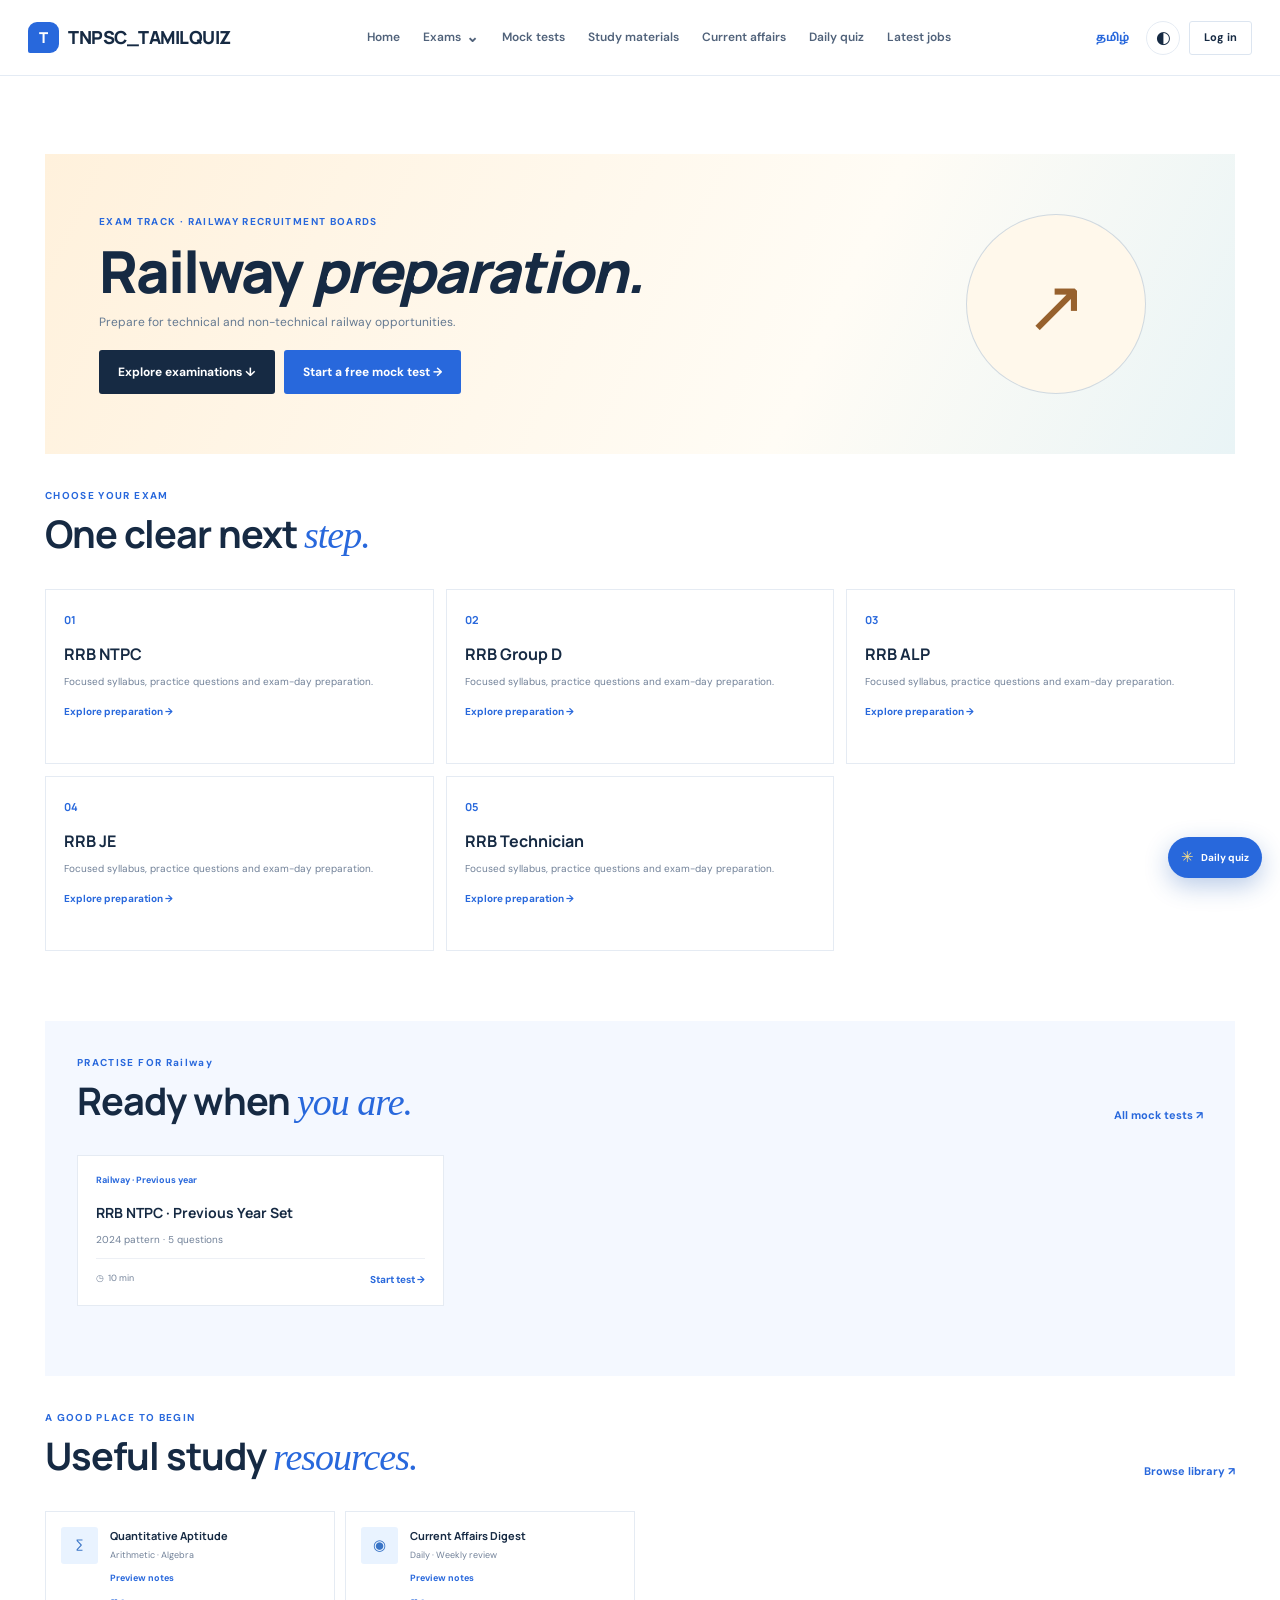
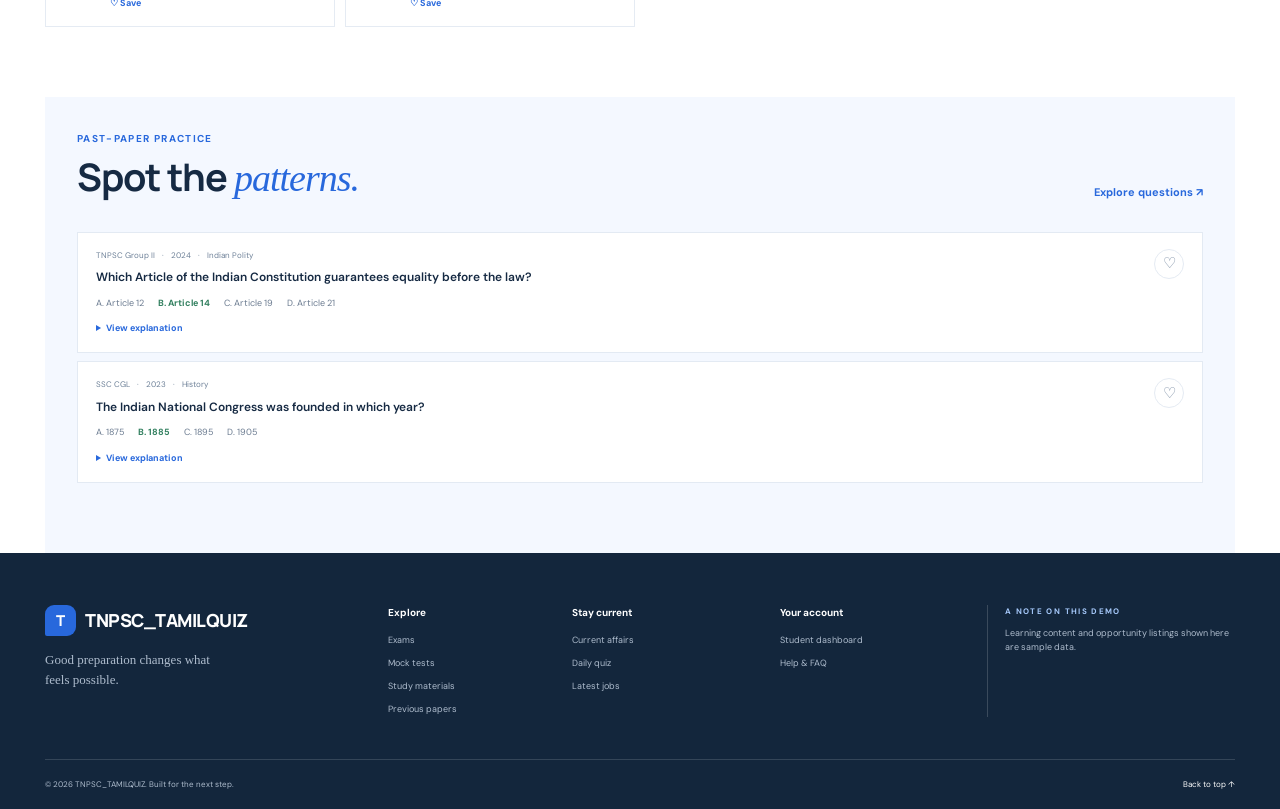
<file: pages/railway.html>
<!doctype html>
<html lang="en">
<head><meta charset="utf-8"><meta name="viewport" content="width=device-width, initial-scale=1"><meta name="description" content="Focused Railway exam preparation, sample mock tests and study resources."><meta name="theme-color" content="#f6f9ff"><title>Railway Preparation | TNPSC_TAMILQUIZ</title><link rel="preconnect" href="https://fonts.googleapis.com"><link rel="preconnect" href="https://fonts.gstatic.com" crossorigin><link href="https://fonts.googleapis.com/css2?family=DM+Sans:wght@400;500;600;700&family=Manrope:wght@500;600;700;800&family=Noto+Sans+Tamil:wght@400;500;600;700&display=swap" rel="stylesheet"><link rel="stylesheet" href="../css/style.css"><link rel="stylesheet" href="../css/responsive.css"><link rel="stylesheet" href="../css/animations.css"><script src="../js/data.js" defer></script><script src="../js/navigation.js" defer></script><script src="../js/search.js" defer></script><script src="../js/quiz.js" defer></script><script src="../js/mocktest.js" defer></script><script src="../js/materials.js" defer></script><script src="../js/dashboard.js" defer></script><script src="../js/main.js" defer></script><script src="../js/page.js" defer></script></head>
<body data-page="railway"><a class="skip-link" href="#main">Skip to content</a>
<header class="site-header"><div class="nav-wrap"><a class="brand" href="../index.html"><span class="brand-mark">T</span><span>TNPSC_TAMILQUIZ</span></a><button class="icon-button menu-toggle" aria-label="Open navigation" aria-expanded="false"><span></span><span></span><span></span></button><nav class="main-nav" aria-label="Main navigation"><a href="../index.html#home">Home</a><div class="nav-menu"><button class="nav-trigger" aria-expanded="false">Exams <span class="chevron">⌄</span></button><div class="mega-menu"><div class="mega-heading"><span class="eyebrow">FIND YOUR PATH</span><strong>Choose your examination</strong><small>Focused preparation for your next big step.</small></div><div class="mega-links" id="mega-exams"></div></div></div><a href="../index.html#mock-tests">Mock tests</a><a href="../index.html#materials">Study materials</a><a href="../index.html#current-affairs">Current affairs</a><a href="daily-quiz.html">Daily quiz</a><a href="latest-jobs.html">Latest jobs</a></nav><div class="nav-actions"><button class="text-button language-toggle" aria-label="Switch language">தமிழ்</button><button class="icon-button theme-toggle" aria-label="Switch to dark mode" title="Toggle dark mode"><span class="theme-icon">◐</span></button><button class="button button-small button-outline login-button">Log in</button></div></div></header>
<main id="main"><div id="page-content" class="section-shell page-content"></div></main>
<footer class="site-footer"><div class="section-shell"><div class="footer-top"><div class="footer-brand"><a class="brand brand-inverse" href="../index.html"><span class="brand-mark">T</span><span>TNPSC_TAMILQUIZ</span></a><p>Good preparation changes what feels possible.</p></div><div class="footer-col"><b>Explore</b><a href="../index.html#exams">Exams</a><a href="mock-tests.html">Mock tests</a><a href="study-materials.html">Study materials</a><a href="previous-papers.html">Previous papers</a></div><div class="footer-col"><b>Stay current</b><a href="current-affairs.html">Current affairs</a><a href="daily-quiz.html">Daily quiz</a><a href="latest-jobs.html">Latest jobs</a></div><div class="footer-col"><b>Your account</b><a href="dashboard.html">Student dashboard</a><a href="../index.html#faq">Help & FAQ</a></div><div class="footer-note"><span class="eyebrow">A NOTE ON THIS DEMO</span><p>Learning content and opportunity listings shown here are sample data.</p></div></div><div class="footer-bottom"><span>© 2026 TNPSC_TAMILQUIZ. Built for the next step.</span><a href="#main">Back to top ↑</a></div></div></footer>
<div class="toast-region" aria-live="polite" aria-atomic="true"></div><div class="modal-backdrop" id="modal-backdrop" hidden><section class="dialog" role="dialog" aria-modal="true" aria-labelledby="dialog-title"><button class="dialog-close" aria-label="Close dialog">×</button><div id="dialog-content"></div></section></div></body></html>
</file>
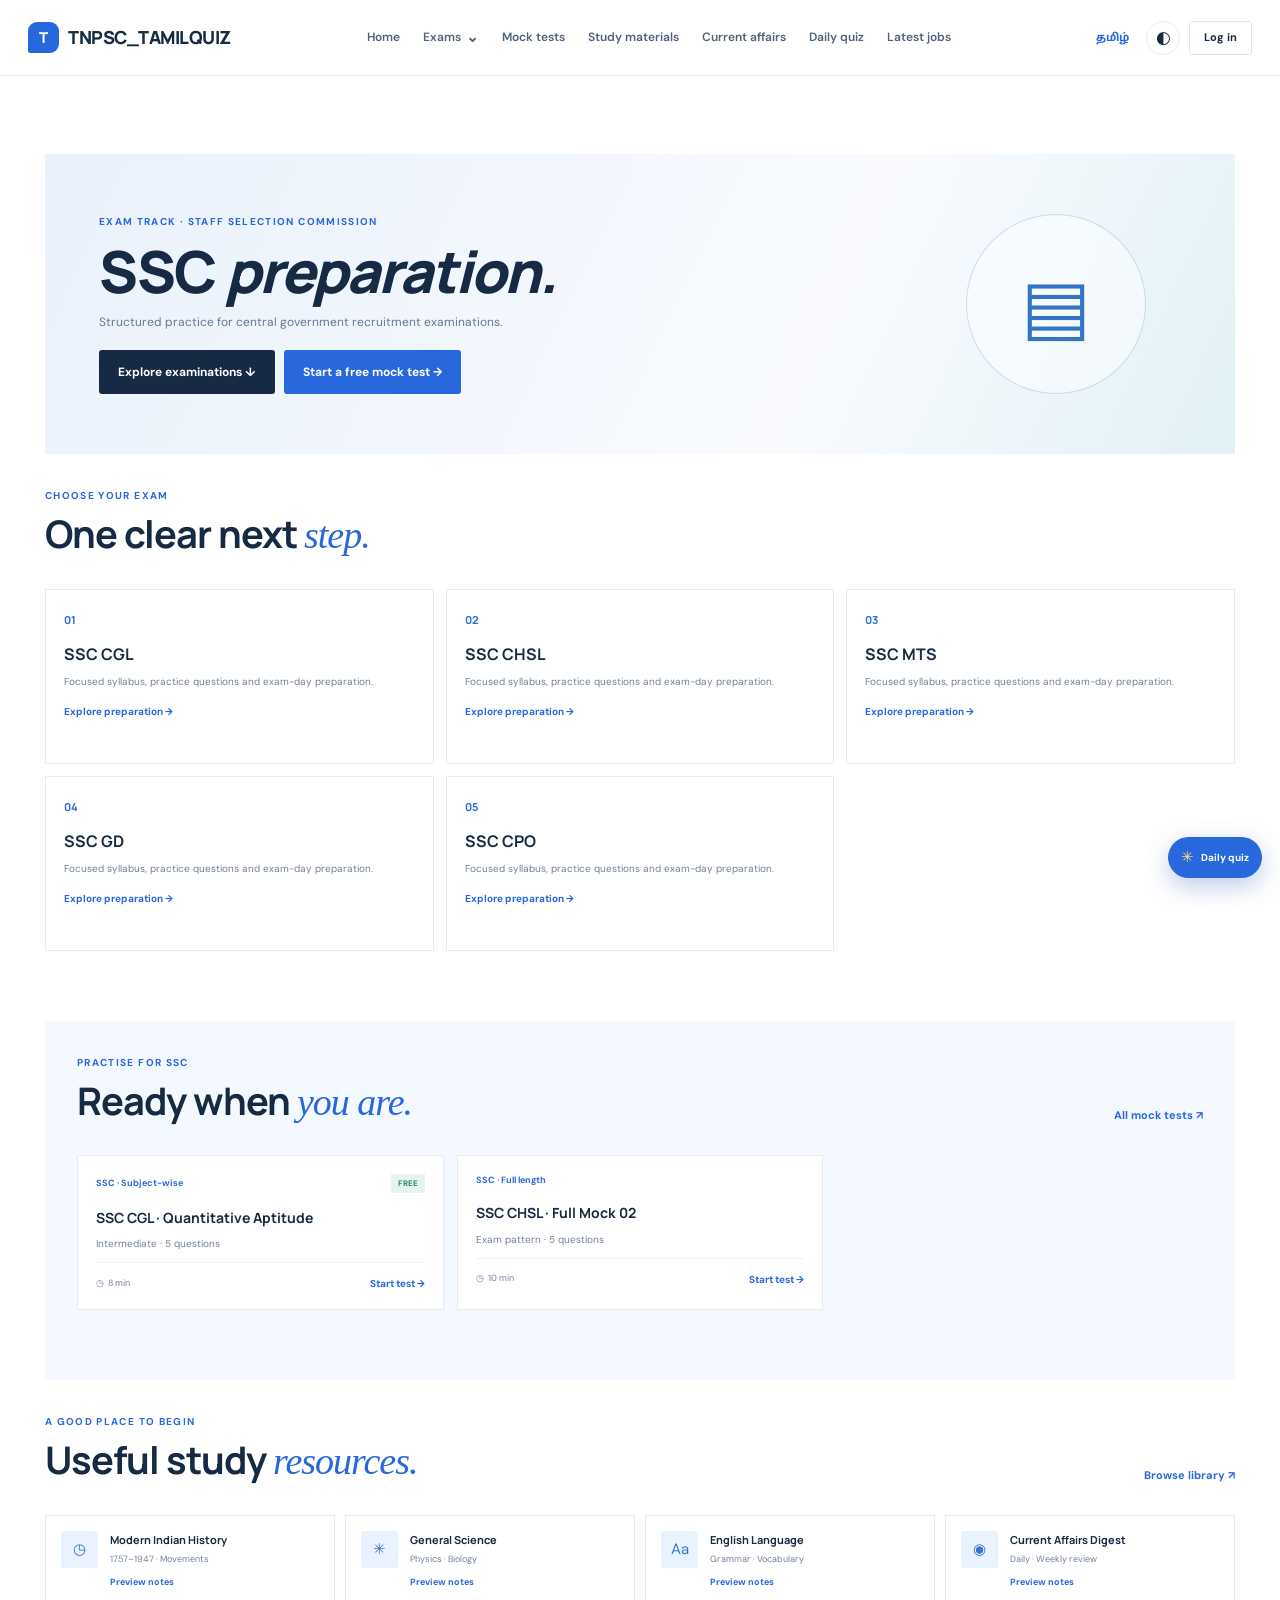
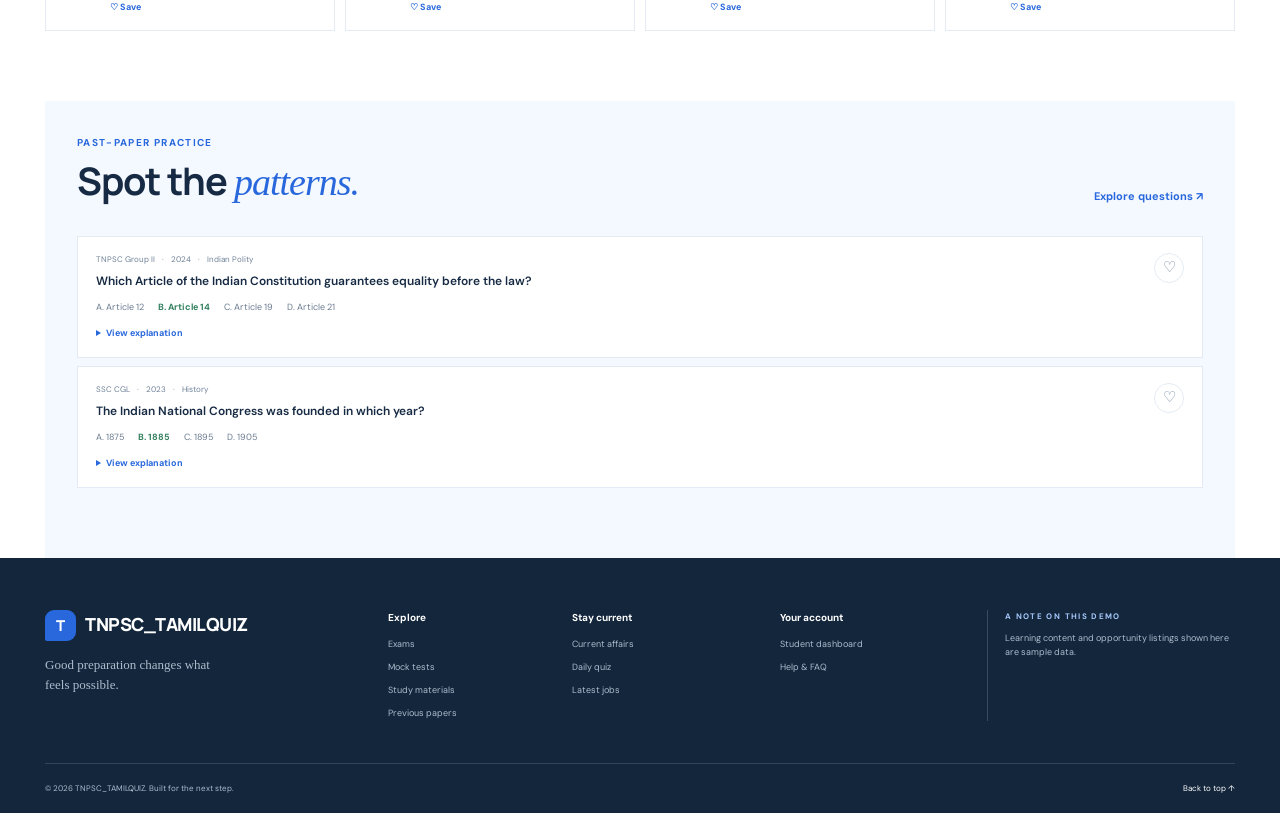
<file: pages/ssc.html>
<!doctype html>
<html lang="en">
<head><meta charset="utf-8"><meta name="viewport" content="width=device-width, initial-scale=1"><meta name="description" content="Focused SSC exam preparation, sample mock tests and study resources."><meta name="theme-color" content="#f6f9ff"><title>SSC Preparation | TNPSC_TAMILQUIZ</title><link rel="preconnect" href="https://fonts.googleapis.com"><link rel="preconnect" href="https://fonts.gstatic.com" crossorigin><link href="https://fonts.googleapis.com/css2?family=DM+Sans:wght@400;500;600;700&family=Manrope:wght@500;600;700;800&family=Noto+Sans+Tamil:wght@400;500;600;700&display=swap" rel="stylesheet"><link rel="stylesheet" href="../css/style.css"><link rel="stylesheet" href="../css/responsive.css"><link rel="stylesheet" href="../css/animations.css"><script src="../js/data.js" defer></script><script src="../js/navigation.js" defer></script><script src="../js/search.js" defer></script><script src="../js/quiz.js" defer></script><script src="../js/mocktest.js" defer></script><script src="../js/materials.js" defer></script><script src="../js/dashboard.js" defer></script><script src="../js/main.js" defer></script><script src="../js/page.js" defer></script></head>
<body data-page="ssc"><a class="skip-link" href="#main">Skip to content</a>
<header class="site-header"><div class="nav-wrap"><a class="brand" href="../index.html"><span class="brand-mark">T</span><span>TNPSC_TAMILQUIZ</span></a><button class="icon-button menu-toggle" aria-label="Open navigation" aria-expanded="false"><span></span><span></span><span></span></button><nav class="main-nav" aria-label="Main navigation"><a href="../index.html#home">Home</a><div class="nav-menu"><button class="nav-trigger" aria-expanded="false">Exams <span class="chevron">⌄</span></button><div class="mega-menu"><div class="mega-heading"><span class="eyebrow">FIND YOUR PATH</span><strong>Choose your examination</strong><small>Focused preparation for your next big step.</small></div><div class="mega-links" id="mega-exams"></div></div></div><a href="../index.html#mock-tests">Mock tests</a><a href="../index.html#materials">Study materials</a><a href="../index.html#current-affairs">Current affairs</a><a href="daily-quiz.html">Daily quiz</a><a href="latest-jobs.html">Latest jobs</a></nav><div class="nav-actions"><button class="text-button language-toggle" aria-label="Switch language">தமிழ்</button><button class="icon-button theme-toggle" aria-label="Switch to dark mode" title="Toggle dark mode"><span class="theme-icon">◐</span></button><button class="button button-small button-outline login-button">Log in</button></div></div></header>
<main id="main"><div id="page-content" class="section-shell page-content"></div></main>
<footer class="site-footer"><div class="section-shell"><div class="footer-top"><div class="footer-brand"><a class="brand brand-inverse" href="../index.html"><span class="brand-mark">T</span><span>TNPSC_TAMILQUIZ</span></a><p>Good preparation changes what feels possible.</p></div><div class="footer-col"><b>Explore</b><a href="../index.html#exams">Exams</a><a href="mock-tests.html">Mock tests</a><a href="study-materials.html">Study materials</a><a href="previous-papers.html">Previous papers</a></div><div class="footer-col"><b>Stay current</b><a href="current-affairs.html">Current affairs</a><a href="daily-quiz.html">Daily quiz</a><a href="latest-jobs.html">Latest jobs</a></div><div class="footer-col"><b>Your account</b><a href="dashboard.html">Student dashboard</a><a href="../index.html#faq">Help & FAQ</a></div><div class="footer-note"><span class="eyebrow">A NOTE ON THIS DEMO</span><p>Learning content and opportunity listings shown here are sample data.</p></div></div><div class="footer-bottom"><span>© 2026 TNPSC_TAMILQUIZ. Built for the next step.</span><a href="#main">Back to top ↑</a></div></div></footer>
<div class="toast-region" aria-live="polite" aria-atomic="true"></div><div class="modal-backdrop" id="modal-backdrop" hidden><section class="dialog" role="dialog" aria-modal="true" aria-labelledby="dialog-title"><button class="dialog-close" aria-label="Close dialog">×</button><div id="dialog-content"></div></section></div></body></html>
</file>
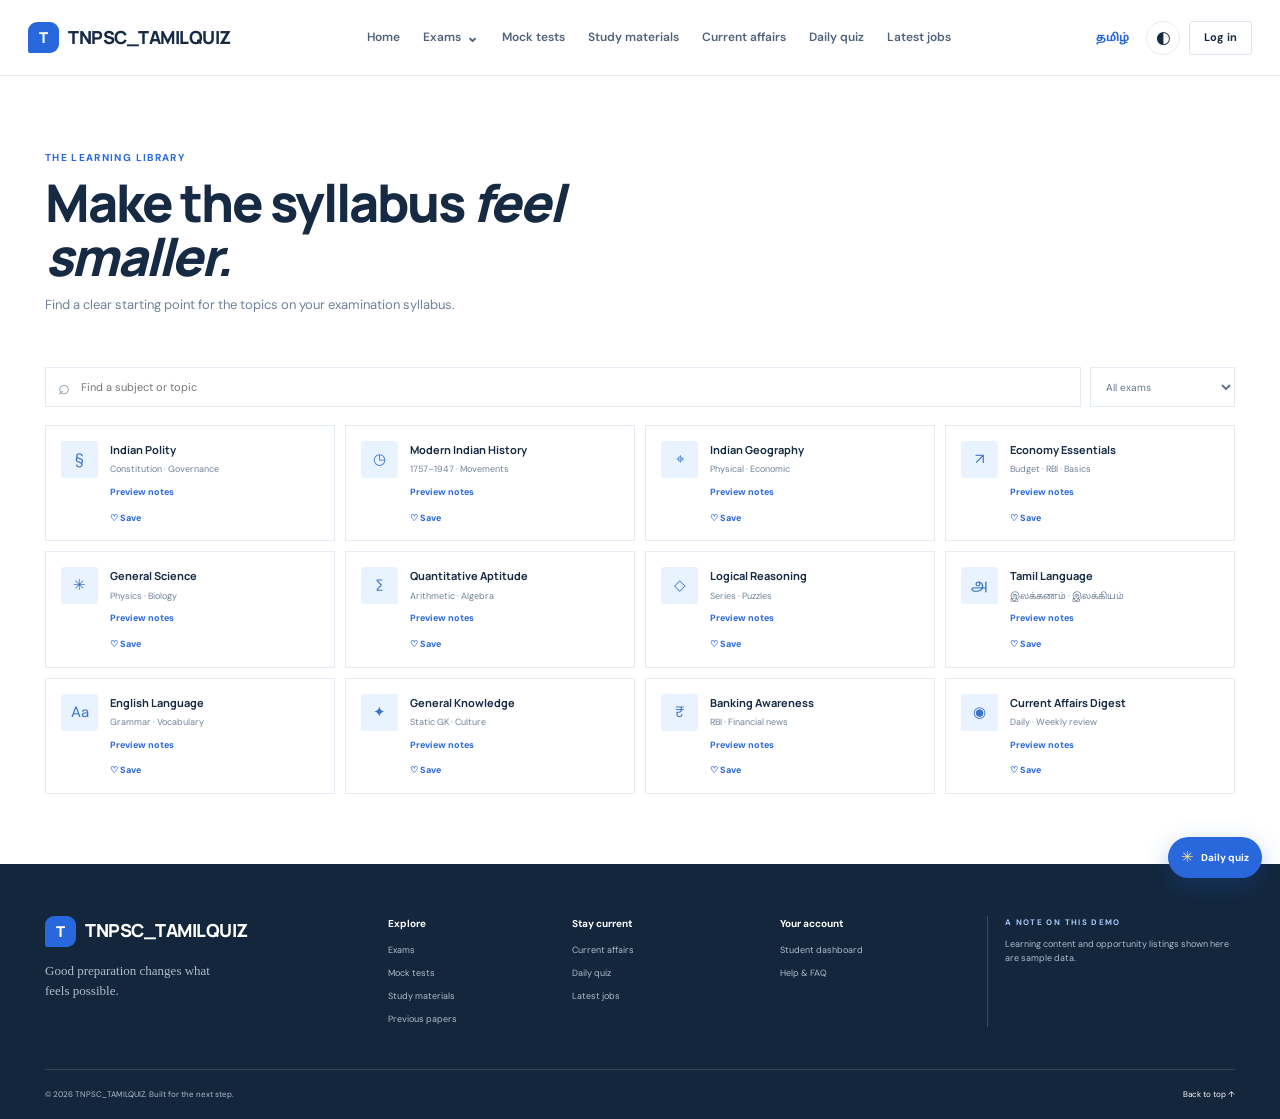
<file: pages/study-materials.html>
<!doctype html>
<html lang="en">
<head><meta charset="utf-8"><meta name="viewport" content="width=device-width, initial-scale=1"><meta name="description" content="Search and save competitive examination study materials."><meta name="theme-color" content="#f6f9ff"><title>Study Materials | TNPSC_TAMILQUIZ</title><link rel="preconnect" href="https://fonts.googleapis.com"><link rel="preconnect" href="https://fonts.gstatic.com" crossorigin><link href="https://fonts.googleapis.com/css2?family=DM+Sans:wght@400;500;600;700&family=Manrope:wght@500;600;700;800&family=Noto+Sans+Tamil:wght@400;500;600;700&display=swap" rel="stylesheet"><link rel="stylesheet" href="../css/style.css"><link rel="stylesheet" href="../css/responsive.css"><link rel="stylesheet" href="../css/animations.css"><script src="../js/data.js" defer></script><script src="../js/navigation.js" defer></script><script src="../js/search.js" defer></script><script src="../js/quiz.js" defer></script><script src="../js/mocktest.js" defer></script><script src="../js/materials.js" defer></script><script src="../js/dashboard.js" defer></script><script src="../js/main.js" defer></script><script src="../js/page.js" defer></script></head>
<body data-page="study-materials"><a class="skip-link" href="#main">Skip to content</a>
<header class="site-header"><div class="nav-wrap"><a class="brand" href="../index.html"><span class="brand-mark">T</span><span>TNPSC_TAMILQUIZ</span></a><button class="icon-button menu-toggle" aria-label="Open navigation" aria-expanded="false"><span></span><span></span><span></span></button><nav class="main-nav" aria-label="Main navigation"><a href="../index.html#home">Home</a><div class="nav-menu"><button class="nav-trigger" aria-expanded="false">Exams <span class="chevron">⌄</span></button><div class="mega-menu"><div class="mega-heading"><span class="eyebrow">FIND YOUR PATH</span><strong>Choose your examination</strong><small>Focused preparation for your next big step.</small></div><div class="mega-links" id="mega-exams"></div></div></div><a href="mock-tests.html">Mock tests</a><a href="study-materials.html">Study materials</a><a href="current-affairs.html">Current affairs</a><a href="daily-quiz.html">Daily quiz</a><a href="latest-jobs.html">Latest jobs</a></nav><div class="nav-actions"><button class="text-button language-toggle" aria-label="Switch language">தமிழ்</button><button class="icon-button theme-toggle" aria-label="Switch to dark mode" title="Toggle dark mode"><span class="theme-icon">◐</span></button><button class="button button-small button-outline login-button">Log in</button></div></div></header>
<main id="main"><div id="page-content" class="section-shell page-content"></div></main>
<footer class="site-footer"><div class="section-shell"><div class="footer-top"><div class="footer-brand"><a class="brand brand-inverse" href="../index.html"><span class="brand-mark">T</span><span>TNPSC_TAMILQUIZ</span></a><p>Good preparation changes what feels possible.</p></div><div class="footer-col"><b>Explore</b><a href="../index.html#exams">Exams</a><a href="mock-tests.html">Mock tests</a><a href="study-materials.html">Study materials</a><a href="previous-papers.html">Previous papers</a></div><div class="footer-col"><b>Stay current</b><a href="current-affairs.html">Current affairs</a><a href="daily-quiz.html">Daily quiz</a><a href="latest-jobs.html">Latest jobs</a></div><div class="footer-col"><b>Your account</b><a href="dashboard.html">Student dashboard</a><a href="../index.html#faq">Help & FAQ</a></div><div class="footer-note"><span class="eyebrow">A NOTE ON THIS DEMO</span><p>Learning content and opportunity listings shown here are sample data.</p></div></div><div class="footer-bottom"><span>© 2026 TNPSC_TAMILQUIZ. Built for the next step.</span><a href="#main">Back to top ↑</a></div></div></footer>
<div class="toast-region" aria-live="polite" aria-atomic="true"></div><div class="modal-backdrop" id="modal-backdrop" hidden><section class="dialog" role="dialog" aria-modal="true" aria-labelledby="dialog-title"><button class="dialog-close" aria-label="Close dialog">×</button><div id="dialog-content"></div></section></div></body></html>
</file>
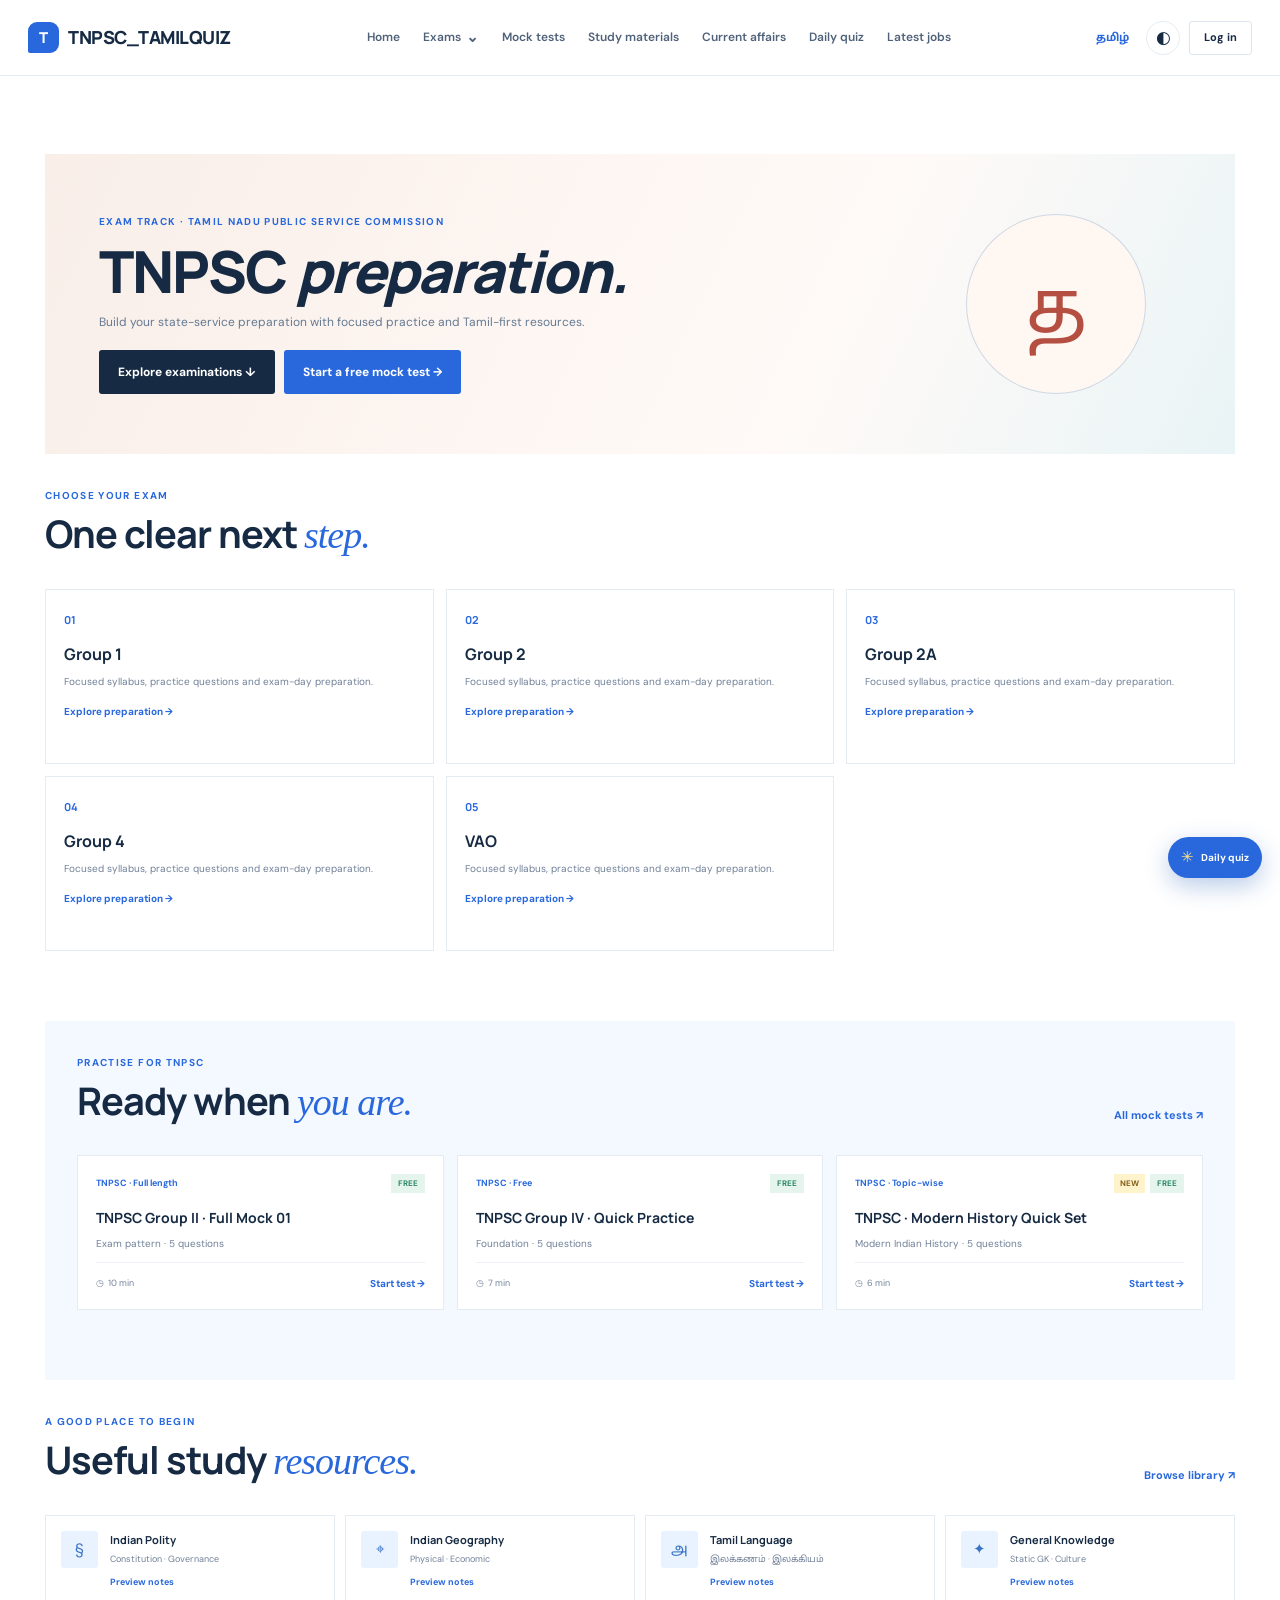
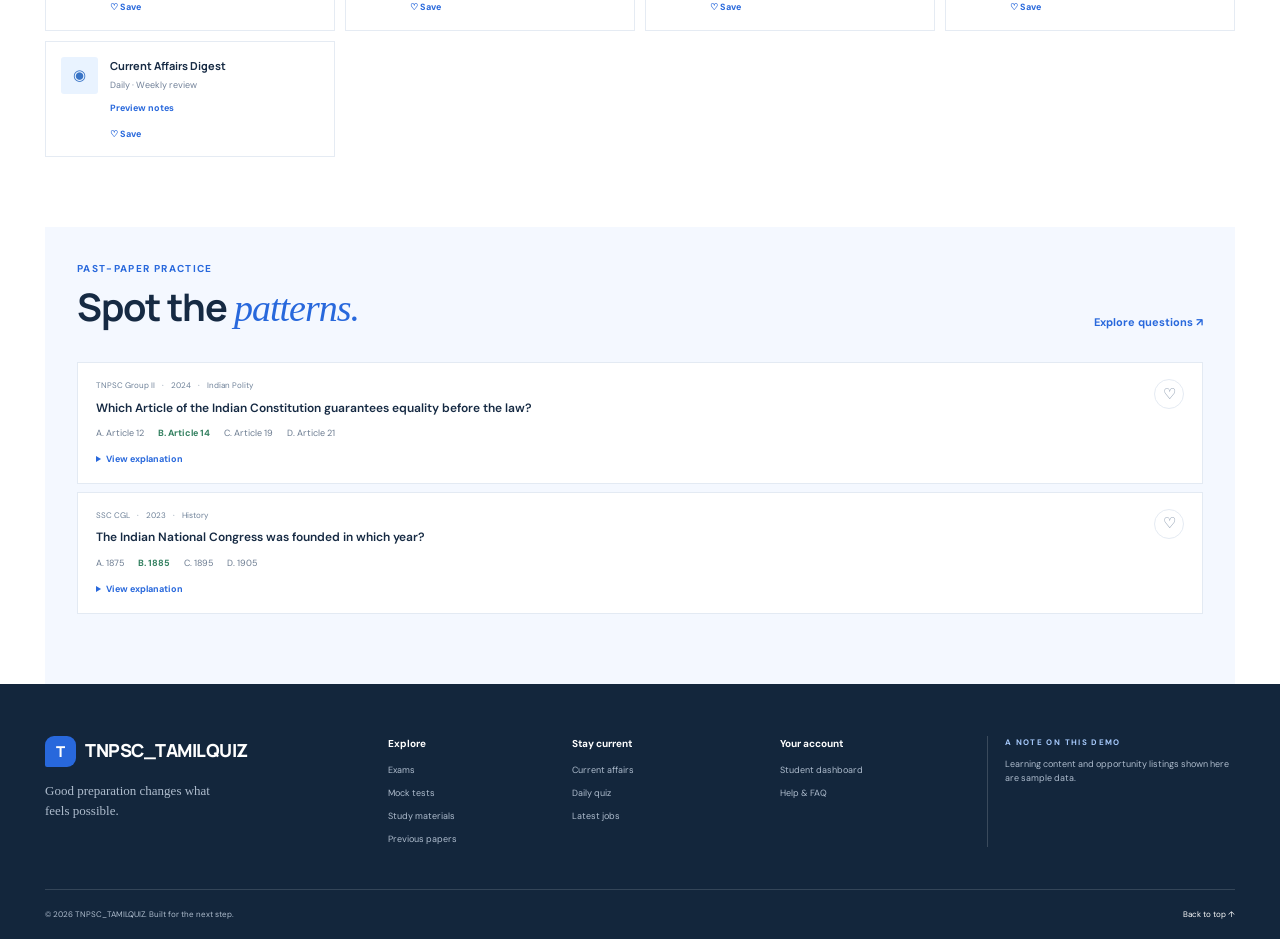
<file: pages/tnpsc.html>
<!doctype html>
<html lang="en">
<head><meta charset="utf-8"><meta name="viewport" content="width=device-width, initial-scale=1"><meta name="description" content="Focused TNPSC exam preparation, sample mock tests and study resources."><meta name="theme-color" content="#f6f9ff"><title>TNPSC Preparation | TNPSC_TAMILQUIZ</title><link rel="preconnect" href="https://fonts.googleapis.com"><link rel="preconnect" href="https://fonts.gstatic.com" crossorigin><link href="https://fonts.googleapis.com/css2?family=DM+Sans:wght@400;500;600;700&family=Manrope:wght@500;600;700;800&family=Noto+Sans+Tamil:wght@400;500;600;700&display=swap" rel="stylesheet"><link rel="stylesheet" href="../css/style.css"><link rel="stylesheet" href="../css/responsive.css"><link rel="stylesheet" href="../css/animations.css"><script src="../js/data.js" defer></script><script src="../js/navigation.js" defer></script><script src="../js/search.js" defer></script><script src="../js/quiz.js" defer></script><script src="../js/mocktest.js" defer></script><script src="../js/materials.js" defer></script><script src="../js/dashboard.js" defer></script><script src="../js/main.js" defer></script><script src="../js/page.js" defer></script></head>
<body data-page="tnpsc"><a class="skip-link" href="#main">Skip to content</a>
<header class="site-header"><div class="nav-wrap"><a class="brand" href="../index.html"><span class="brand-mark">T</span><span>TNPSC_TAMILQUIZ</span></a><button class="icon-button menu-toggle" aria-label="Open navigation" aria-expanded="false"><span></span><span></span><span></span></button><nav class="main-nav" aria-label="Main navigation"><a href="../index.html#home">Home</a><div class="nav-menu"><button class="nav-trigger" aria-expanded="false">Exams <span class="chevron">⌄</span></button><div class="mega-menu"><div class="mega-heading"><span class="eyebrow">FIND YOUR PATH</span><strong>Choose your examination</strong><small>Focused preparation for your next big step.</small></div><div class="mega-links" id="mega-exams"></div></div></div><a href="../index.html#mock-tests">Mock tests</a><a href="../index.html#materials">Study materials</a><a href="../index.html#current-affairs">Current affairs</a><a href="daily-quiz.html">Daily quiz</a><a href="latest-jobs.html">Latest jobs</a></nav><div class="nav-actions"><button class="text-button language-toggle" aria-label="Switch language">தமிழ்</button><button class="icon-button theme-toggle" aria-label="Switch to dark mode" title="Toggle dark mode"><span class="theme-icon">◐</span></button><button class="button button-small button-outline login-button">Log in</button></div></div></header>
<main id="main"><div id="page-content" class="section-shell page-content"></div></main>
<footer class="site-footer"><div class="section-shell"><div class="footer-top"><div class="footer-brand"><a class="brand brand-inverse" href="../index.html"><span class="brand-mark">T</span><span>TNPSC_TAMILQUIZ</span></a><p>Good preparation changes what feels possible.</p></div><div class="footer-col"><b>Explore</b><a href="../index.html#exams">Exams</a><a href="mock-tests.html">Mock tests</a><a href="study-materials.html">Study materials</a><a href="previous-papers.html">Previous papers</a></div><div class="footer-col"><b>Stay current</b><a href="current-affairs.html">Current affairs</a><a href="daily-quiz.html">Daily quiz</a><a href="latest-jobs.html">Latest jobs</a></div><div class="footer-col"><b>Your account</b><a href="dashboard.html">Student dashboard</a><a href="../index.html#faq">Help & FAQ</a></div><div class="footer-note"><span class="eyebrow">A NOTE ON THIS DEMO</span><p>Learning content and opportunity listings shown here are sample data.</p></div></div><div class="footer-bottom"><span>© 2026 TNPSC_TAMILQUIZ. Built for the next step.</span><a href="#main">Back to top ↑</a></div></div></footer>
<div class="toast-region" aria-live="polite" aria-atomic="true"></div><div class="modal-backdrop" id="modal-backdrop" hidden><section class="dialog" role="dialog" aria-modal="true" aria-labelledby="dialog-title"><button class="dialog-close" aria-label="Close dialog">×</button><div id="dialog-content"></div></section></div></body></html>
</file>
<file: css/style.css>
:root {
  color-scheme: light;
  --ink: #162a43;
  --muted: #718198;
  --blue: #2868dc;
  --blue-deep: #1654bf;
  --sky: #e9f4ff;
  --sky-2: #f4f8ff;
  --paper: #fff;
  --line: #e5ebf3;
  --coral: #e68666;
  --mint: #cdeee4;
  --yellow: #f6d46e;
  --serif: Georgia, 'Times New Roman', serif;
  --sans: 'DM Sans', 'Noto Sans Tamil', sans-serif;
  --display: 'Manrope', 'Noto Sans Tamil', sans-serif;
  --shadow: 0 18px 50px rgba(34, 69, 117, .09);
}

* { box-sizing: border-box; }
html { scroll-behavior: smooth; scroll-padding-top: 88px; }
body { margin: 0; background: var(--paper); color: var(--ink); font-family: var(--sans); font-size: 15px; line-height: 1.55; -webkit-font-smoothing: antialiased; }
body.menu-open, body.modal-open { overflow: hidden; }
button, input, select { font: inherit; }
button, a, select { -webkit-tap-highlight-color: transparent; }
button { color: inherit; }
a { color: inherit; text-decoration: none; }
img { display: block; max-width: 100%; }
::selection { color: #10233c; background: #d3e7ff; }
.section-shell { width: min(1190px, calc(100% - 64px)); margin-inline: auto; }
.section { padding-block: 94px; }
.section-tint { background: var(--sky-2); }
.eyebrow { display: block; color: var(--blue); font-size: 10px; font-weight: 700; letter-spacing: 1.35px; line-height: 1.5; }
.visually-hidden { position: absolute; width: 1px; height: 1px; padding: 0; margin: -1px; overflow: hidden; clip: rect(0,0,0,0); white-space: nowrap; border: 0; }
.skip-link { position: fixed; z-index: 1000; top: 10px; left: 10px; padding: 10px 14px; transform: translateY(-160%); background: var(--ink); color: white; border-radius: 4px; }
.skip-link:focus { transform: none; }

/* Navigation */
.site-header { position: sticky; z-index: 30; top: 0; height: 76px; border-bottom: 1px solid rgba(222, 231, 242, .8); background: rgba(255,255,255,.92); backdrop-filter: blur(16px); }
.nav-wrap { width: min(1320px, calc(100% - 56px)); height: 100%; margin: auto; display: flex; align-items: center; gap: 34px; }
.brand { display: inline-flex; align-items: center; gap: 9px; flex: 0 0 auto; font-family: var(--display); font-size: 18px; font-weight: 800; letter-spacing: -.5px; }
.brand-mark { width: 31px; height: 31px; display: grid; place-items: center; color: white; background: var(--blue); border-radius: 9px 9px 9px 2px; font-size: 15px; }
.brand-light { color: #6b819d; font-weight: 500; }
.main-nav { display: flex; align-items: center; justify-content: center; flex: 1; gap: clamp(13px, 1.8vw, 25px); height: 100%; }
.main-nav > a, .nav-trigger { display: inline-flex; align-items: center; gap: 5px; color: #50627a; font-size: 12px; font-weight: 600; transition: color .2s ease; }
.main-nav > a:hover, .nav-trigger:hover { color: var(--blue); }
.nav-trigger { border: 0; padding: 0; background: transparent; cursor: pointer; }
.chevron { font-size: 15px; }
.nav-menu { height: 100%; display: flex; align-items: center; }
.mega-menu { position: absolute; top: 68px; left: 50%; display: grid; grid-template-columns: 220px 1fr; gap: 30px; width: min(760px, calc(100vw - 48px)); padding: 26px; border: 1px solid var(--line); border-radius: 6px; background: white; box-shadow: var(--shadow); opacity: 0; visibility: hidden; transform: translate(-50%, 8px); transition: .18s ease; }
.nav-menu:hover .mega-menu, .nav-menu:focus-within .mega-menu, .nav-menu.menu-active .mega-menu { opacity: 1; visibility: visible; transform: translate(-50%, 0); }
.mega-heading strong, .mega-heading small { display: block; }
.mega-heading strong { margin-top: 12px; font-family: var(--display); font-size: 17px; }
.mega-heading small { margin-top: 6px; color: var(--muted); font-size: 12px; }
.mega-links { display: grid; grid-template-columns: repeat(2, 1fr); gap: 8px; }
.mega-link { display: flex; align-items: center; gap: 11px; padding: 10px; border-radius: 4px; transition: background .2s ease; }
.mega-link:hover { background: var(--sky-2); }
.mega-link-icon { width: 34px; height: 34px; display: grid; place-items: center; border-radius: 4px; background: var(--sky); color: var(--blue); }
.mega-link b, .mega-link small { display: block; }
.mega-link b { font-size: 12px; }
.mega-link small { color: var(--muted); font-size: 10px; }
.nav-actions { display: flex; align-items: center; gap: 9px; flex: 0 0 auto; }
.text-button { padding: 6px 8px; border: 0; color: var(--blue); background: transparent; font-size: 11px; font-weight: 700; cursor: pointer; }
.icon-button { display: inline-grid; place-items: center; width: 34px; height: 34px; border: 1px solid var(--line); border-radius: 50%; background: white; cursor: pointer; }
.theme-toggle { font-size: 17px; }
.button { min-height: 44px; display: inline-flex; align-items: center; justify-content: center; gap: 14px; padding: 0 18px; border: 1px solid transparent; border-radius: 3px; font-size: 12px; font-weight: 700; cursor: pointer; transition: transform .18s ease, background .18s ease, box-shadow .18s ease; }
.button:hover { transform: translateY(-2px); }
.button-small { min-height: 34px; padding-inline: 14px; font-size: 11px; }
.button-outline { border-color: #dce5f0; color: var(--ink); background: white; }
.button-primary { color: white; background: var(--blue); }
.button-primary:hover { background: var(--blue-deep); box-shadow: 0 8px 18px rgba(40,104,220,.2); }
.button-dark { color: white; background: var(--ink); }
.button-dark:hover { background: #243d5c; }
.button-soft { color: var(--blue-deep); border-color: #dce9fa; background: #f0f7ff; }
.menu-toggle { display: none; }

/* Hero */
.hero { position: relative; min-height: 600px; display: grid; grid-template-columns: 1.04fr .96fr; align-items: center; padding-top: 52px; padding-bottom: 108px; }
.hero-copy { position: relative; z-index: 2; padding-bottom: 20px; }
.announcement { display: inline-flex; align-items: center; gap: 9px; padding: 7px 10px; color: #38678a; background: #eef7fc; border-radius: 2px; font-size: 9px; font-weight: 700; letter-spacing: .8px; }
.live-dot { width: 7px; height: 7px; border-radius: 50%; background: #3cae8c; box-shadow: 0 0 0 3px rgba(60,174,140,.12); }
.announcement-arrow { margin-left: 4px; color: var(--blue); font-size: 13px; }
h1, h2, h3, p { margin-top: 0; }
h1 { max-width: 620px; margin: 21px 0 15px; font-family: var(--display); font-size: clamp(43px, 5vw, 65px); line-height: 1.04; letter-spacing: -2px; font-weight: 800; }
h1 span { color: var(--blue); }
.hero-intro { margin-bottom: 24px; color: #667890; font-size: 15px; }
.hero-search { position: relative; max-width: 560px; height: 58px; display: flex; align-items: center; gap: 12px; padding: 6px 7px 6px 16px; border: 1px solid #e0e8f1; border-radius: 4px; background: white; box-shadow: 0 9px 24px rgba(36, 76, 126, .07); }
.search-icon { color: #8192a8; font-size: 24px; line-height: 1; }
.hero-search input { min-width: 0; flex: 1; border: 0; outline: 0; color: var(--ink); font-size: 12px; }
.hero-search input::placeholder { color: #98a5b7; }
.hero-search .button { min-height: 44px; padding-inline: 16px; }
.search-results { position: absolute; z-index: 4; top: calc(100% + 6px); left: 0; right: 0; padding: 7px; border: 1px solid var(--line); border-radius: 4px; background: white; box-shadow: var(--shadow); }
.search-results:empty { display: none; }
.search-result { display: flex; justify-content: space-between; padding: 10px 12px; border-radius: 3px; color: var(--ink); font-size: 12px; }
.search-result:hover { background: var(--sky-2); }
.search-result small { color: var(--muted); }
.hero-ctas { display: flex; flex-wrap: wrap; gap: 10px; margin-top: 14px; }
.hero-proof { display: flex; align-items: center; gap: 12px; margin-top: 29px; }
.avatar-stack { display: flex; padding-left: 4px; }
.avatar-stack span { width: 29px; height: 29px; display: grid; place-items: center; margin-left: -4px; border: 2px solid white; border-radius: 50%; color: #285276; background: #d8eef1; font-size: 8px; font-weight: 700; }
.avatar-stack span:nth-child(2) { background: #f3d9cc; }
.avatar-stack span:nth-child(3) { background: #e2e8c9; }
.avatar-stack span:nth-child(4) { color: white; background: var(--blue); }
.hero-proof p { margin: 0; color: var(--muted); font-size: 10px; line-height: 1.4; }
.hero-proof p strong { color: var(--ink); font-size: 11px; }
.proof-divider { width: 1px; height: 28px; margin-inline: 6px; background: var(--line); }
.rating strong { font-family: var(--display); font-size: 15px !important; }
.rating strong span { color: #e2ad36; }
.hero-art { position: relative; min-height: 430px; display: grid; place-items: center; }
.art-halo { position: absolute; width: 83%; aspect-ratio: 1; border: 1px solid rgba(59,127,211,.13); border-radius: 50%; background: radial-gradient(circle at 50% 50%, rgba(213,236,255,.78), rgba(233,244,255,.25) 54%, transparent 70%); }
.hero-photo { position: relative; z-index: 1; width: 76%; height: 370px; overflow: hidden; border-radius: 48% 48% 4px 4px; background: linear-gradient(140deg, #cce8f5, #e6d9c4); box-shadow: 0 24px 60px rgba(52,88,128,.15); }
.hero-photo img { width: 100%; height: 100%; object-fit: cover; object-position: 51% center; mix-blend-mode: multiply; }
.photo-tag { position: absolute; z-index: 2; top: 18%; left: -1%; display: flex; align-items: center; gap: 10px; padding: 12px 14px; border: 1px solid rgba(226,234,242,.85); border-radius: 3px; background: rgba(255,255,255,.94); box-shadow: var(--shadow); }
.tag-icon { width: 30px; height: 30px; display: grid; place-items: center; border-radius: 50%; color: #2366ca; background: #e6f2ff; }
.photo-tag b, .photo-tag small, .floating-score b, .floating-score small { display: block; }
.photo-tag b, .floating-score b { font-family: var(--display); font-size: 10px; }
.photo-tag small, .floating-score small { color: var(--muted); font-size: 9px; }
.floating-score { position: absolute; z-index: 2; right: -2%; bottom: 18%; display: flex; align-items: center; gap: 10px; padding: 10px 12px; border-radius: 3px; background: white; box-shadow: var(--shadow); }
.score-ring { width: 39px; height: 39px; display: grid; place-items: center; border: 3px solid #bfe9d9; border-radius: 50%; color: #267c5c; font-size: 11px; font-weight: 700; }
.score-ring small { font-size: 7px; }
.score-trend { color: #40a17a; }
.art-label { position: absolute; right: 1%; top: 12%; color: #8195ac; font-size: 8px; font-weight: 700; letter-spacing: 1px; writing-mode: vertical-rl; }
.art-label span { margin-top: 9px; color: var(--coral); font-size: 15px; }
.hero-bottomline { position: absolute; right: 0; bottom: 35px; left: 0; display: flex; justify-content: space-between; align-items: center; padding-top: 17px; border-top: 1px solid #e6edf5; color: #8392a5; font-size: 8px; font-weight: 700; letter-spacing: .8px; }
.hero-exam-list { display: flex; align-items: center; gap: 14px; color: #52657d; font-size: 9px; letter-spacing: 1px; }
.hero-exam-list i { width: 4px; height: 4px; border-radius: 50%; background: #a4b9d1; }

/* Proof strip and section headings */
.stats-strip { background: var(--ink); color: white; }
.stats-inner { width: min(1120px, calc(100% - 64px)); min-height: 102px; display: grid; grid-template-columns: repeat(4, 1fr); align-items: center; margin: auto; }
.stats-inner > div { display: flex; align-items: center; justify-content: center; gap: 11px; min-height: 40px; border-right: 1px solid rgba(255,255,255,.15); }
.stats-inner > div:last-child { border: 0; }
.stats-inner strong { font-family: var(--display); font-size: 24px; letter-spacing: -.7px; }
.stats-inner span { max-width: 92px; color: #b5c3d2; font-size: 9px; line-height: 1.4; }
.section-heading { display: flex; justify-content: space-between; align-items: end; gap: 20px; margin-bottom: 31px; }
.section-heading h2, .planner-intro h2 { margin: 9px 0 0; font-family: var(--display); font-size: clamp(27px, 3vw, 38px); line-height: 1.15; letter-spacing: -1px; }
h2 em { color: var(--blue); font-family: var(--serif); font-weight: 400; }
.arrow-link { display: inline-flex; align-items: center; gap: 10px; color: var(--blue); font-size: 11px; font-weight: 700; white-space: nowrap; }
.arrow-link span { font-size: 15px; transition: transform .2s ease; }
.arrow-link:hover span { transform: translate(3px,-2px); }

/* Dynamically rendered cards */
.exam-grid { display: grid; grid-template-columns: repeat(4, 1fr); gap: 14px; }
.exam-card { position: relative; min-height: 262px; overflow: hidden; padding: 22px 19px 18px; border: 1px solid var(--line); background: white; transition: transform .22s ease, box-shadow .22s ease; }
.exam-card:hover { transform: translateY(-5px); box-shadow: var(--shadow); }
.exam-card::after { position: absolute; right: -28px; bottom: -50px; width: 115px; height: 115px; border: 1px solid currentColor; border-radius: 50%; content: ''; opacity: .08; }
.exam-icon { width: 42px; height: 42px; display: grid; place-items: center; margin-bottom: 18px; border-radius: 8px 8px 8px 2px; font-size: 19px; }
.exam-card h3 { margin-bottom: 6px; font-family: var(--display); font-size: 18px; }
.exam-card > p { min-height: 36px; margin-bottom: 16px; color: var(--muted); font-size: 10px; }
.exam-links { display: flex; flex-wrap: wrap; gap: 5px; margin-bottom: 19px; }
.exam-links span { padding: 4px 7px; border: 1px solid #edf0f5; color: #61728a; font-size: 8px; }
.exam-card .arrow-link { font-size: 10px; }
.exam-tnpsc .exam-icon { color: #b44f41; background: #fbeae5; }
.exam-ssc .exam-icon { color: #4671ad; background: #e8f1fd; }
.exam-railway .exam-icon { color: #97612d; background: #fff1dc; }
.exam-banking .exam-icon { color: #46876f; background: #e2f4ec; }
.filter-row { display: flex; flex-wrap: wrap; gap: 7px; }
.filter-chip { min-height: 31px; padding: 0 12px; border: 1px solid #e0e7f0; border-radius: 2px; color: #687990; background: transparent; font-size: 10px; cursor: pointer; transition: .18s ease; }
.filter-chip:hover, .filter-chip.is-active { border-color: var(--blue); color: white; background: var(--blue); }
.test-grid { display: grid; grid-template-columns: repeat(3, 1fr); gap: 13px; margin-top: 19px; }
.test-card { padding: 18px; border: 1px solid #e5ebf3; background: white; }
.test-card-top, .test-card-bottom { display: flex; align-items: center; justify-content: space-between; gap: 10px; }
.test-card-tags { display: flex; align-items: center; gap: 5px; }
.test-new { padding: 3px 6px; color: #825d17; background: #fff3cc; font-size: 8px; font-weight: 700; }
.test-label { color: var(--blue); font-size: 9px; font-weight: 700; }
.test-free { padding: 3px 7px; color: #2a8666; background: #e5f5ee; font-size: 8px; font-weight: 700; }
.test-card h3 { margin: 14px 0 8px; font-family: var(--display); font-size: 14px; }
.test-card p { color: var(--muted); font-size: 10px; }
.test-card-bottom { padding-top: 13px; border-top: 1px solid #edf0f5; color: #74839a; font-size: 9px; }
.test-card-bottom button { padding: 0; border: 0; color: var(--blue); background: none; font-size: 10px; font-weight: 700; cursor: pointer; }
.empty-state { grid-column: 1 / -1; padding: 35px; border: 1px dashed #dbe5f0; color: var(--muted); text-align: center; font-size: 12px; }

/* Library */
.material-tools { display: flex; gap: 9px; margin-bottom: 18px; }
.material-search { height: 40px; display: flex; align-items: center; gap: 9px; flex: 1; padding-inline: 12px; border: 1px solid var(--line); background: white; color: #8493a7; }
.material-search span { font-size: 20px; }
.material-search input { width: 100%; border: 0; outline: 0; color: var(--ink); font-size: 11px; }
.material-tools select, .pyq-toolbar select { min-width: 145px; padding: 0 30px 0 11px; border: 1px solid var(--line); border-radius: 0; color: #64758c; background: white; font-size: 10px; }
.material-grid { display: grid; grid-template-columns: repeat(4, 1fr); gap: 10px; }
.material-card { display: flex; align-items: flex-start; gap: 12px; padding: 15px; border: 1px solid var(--line); transition: border-color .2s ease, transform .2s ease; }
.material-card:hover { transform: translateY(-2px); border-color: #9dc3f6; }
.material-icon { width: 37px; height: 37px; display: grid; flex: 0 0 auto; place-items: center; border-radius: 3px; color: #3974c6; background: #e9f3ff; font-size: 15px; }
.material-card h3 { margin: 0 0 5px; font-family: var(--display); font-size: 11px; }
.material-card p { margin: 0; color: var(--muted); font-size: 9px; }
.material-card button { margin-top: 9px; padding: 0; border: 0; color: var(--blue); background: none; font-size: 9px; font-weight: 700; cursor: pointer; }

/* Current affairs and quiz */
.current-section { background: #fbfcfe; }
.affairs-layout { display: grid; grid-template-columns: 1.15fr .85fr; gap: 28px; }
.affairs-feature { display: grid; grid-template-columns: .9fr 1.1fr; border: 1px solid var(--line); background: white; }
.feature-image { position: relative; min-height: 250px; display: grid; place-items: center; overflow: hidden; background: #dceef4; }
.feature-image::before { position: absolute; inset: 0; background: linear-gradient(150deg, rgba(42,105,143,.2), rgba(236,185,137,.32)); content: ''; }
.feature-orbit { position: absolute; width: 190px; height: 190px; border: 1px solid rgba(255,255,255,.65); border-radius: 50%; }
.orbit-two { width: 130px; height: 130px; border-style: dashed; }
.feature-monogram { position: relative; color: white; font-family: var(--display); font-size: 22px; line-height: 1.1; text-align: center; text-shadow: 0 2px 15px rgba(23,43,69,.22); }
.feature-monogram b { color: #fff0c1; font-family: var(--serif); font-size: 31px; font-weight: 400; }
.feature-date { position: absolute; bottom: 14px; left: 15px; color: white; font-size: 8px; font-weight: 700; letter-spacing: .9px; }
.feature-copy { align-self: center; padding: 25px; }
.category-label { color: #ca7557; font-size: 8px; font-weight: 700; letter-spacing: .8px; }
.feature-copy h3 { margin: 11px 0; font-family: var(--display); font-size: 19px; line-height: 1.3; }
.feature-copy p { margin-bottom: 16px; color: var(--muted); font-size: 10px; }
.affairs-list { display: flex; flex-direction: column; justify-content: space-between; }
.affair-item { display: grid; grid-template-columns: 54px 1fr; gap: 13px; padding: 14px 0; border-bottom: 1px solid var(--line); }
.affair-item:first-child { padding-top: 0; }
.affair-date { width: 48px; height: 48px; display: grid; place-content: center; color: #4077bc; background: #eaf3ff; font-size: 8px; font-weight: 700; text-align: center; }
.affair-date b { font-family: var(--display); font-size: 17px; line-height: 1.1; }
.affair-item h3 { margin: 3px 0 5px; font-family: var(--display); font-size: 12px; }
.affair-item p { margin: 0; color: var(--muted); font-size: 9px; }
.quiz-section { padding-top: 24px; }
.quiz-panel { min-height: 340px; display: grid; grid-template-columns: 1.1fr .9fr; overflow: hidden; background: #2868dc; color: white; }
.quiz-copy { align-self: center; padding: 48px 56px; }
.quiz-copy .eyebrow { color: #c2dcff; }
.quiz-copy h2 { margin: 12px 0; font-family: var(--display); font-size: 37px; line-height: 1.12; letter-spacing: -1px; }
.quiz-copy h2 em { color: #d7edff; }
.quiz-copy p { max-width: 360px; color: #dceaff; font-size: 11px; }
.quiz-meta { display: flex; gap: 20px; margin: 20px 0 22px; color: #dbeaff; font-size: 9px; }
.button-light { color: var(--ink); background: white; }
.quiz-visual { position: relative; display: grid; place-items: center; overflow: hidden; background: #1d59bf; }
.quiz-visual::before, .quiz-visual::after { position: absolute; width: 280px; height: 280px; border: 1px solid rgba(255,255,255,.13); border-radius: 50%; content: ''; }
.quiz-visual::after { width: 380px; height: 380px; }
.quiz-stamp { z-index: 1; width: 188px; height: 188px; display: grid; place-content: center; border: 1px solid rgba(255,255,255,.65); border-radius: 50%; color: white; font-size: 10px; font-weight: 600; letter-spacing: 2px; line-height: 1.3; text-align: center; transform: rotate(-9deg); }
.quiz-stamp b { color: #f9db77; font-family: var(--display); font-size: 64px; letter-spacing: -5px; line-height: .95; }
.quiz-visual-note { position: absolute; right: 15px; bottom: 25px; z-index: 2; padding: 11px 13px; color: var(--ink); background: #f9dc88; font-size: 9px; line-height: 1.5; transform: rotate(3deg); }
.quiz-visual-note strong, .quiz-visual-note span { display: block; }
.quiz-visual-note strong { font-size: 13px; }
.quiz-visual-note span { font-size: 8px; }
.quiz-asterisk { position: absolute; top: 23px; left: 20px; color: #f5d477; font-size: 34px; }

/* PYQ, jobs, videos */
.pyq-toolbar { display: flex; align-items: center; justify-content: space-between; gap: 20px; margin-bottom: 15px; color: #536981; font-size: 11px; font-weight: 600; }
.pyq-toolbar .filter-row { gap: 7px; }
.pyq-toolbar select { min-width: 120px; height: 32px; }
.pyq-list { display: grid; gap: 8px; }
.pyq-card { display: grid; grid-template-columns: 1fr auto; gap: 12px; padding: 16px 18px; border: 1px solid #e3eaf3; background: white; }
.pyq-meta { display: flex; flex-wrap: wrap; gap: 7px; margin-bottom: 7px; }
.pyq-meta span { color: #6e8198; font-size: 8px; }
.pyq-card h3 { margin: 0; font-size: 12px; font-weight: 600; }
.pyq-answer { align-self: center; color: #398365; font-size: 9px; font-weight: 700; }
.pyq-card details { grid-column: 1 / -1; color: #65768c; font-size: 10px; }
.pyq-card summary { width: fit-content; color: var(--blue); font-size: 9px; font-weight: 700; cursor: pointer; }
.pyq-card details p { margin: 8px 0 0; }
.notice-banner { display: flex; align-items: center; gap: 11px; margin-bottom: 13px; padding: 10px 12px; color: #6c674d; background: #fff8df; }
.notice-mark { width: 20px; height: 20px; display: grid; place-items: center; border: 1px solid #d5bd71; border-radius: 50%; color: #9b7c1d; font-family: var(--serif); font-weight: 700; }
.notice-banner p { margin: 0; font-size: 9px; }
.job-filters { margin-bottom: 16px; }
.jobs-grid { display: grid; grid-template-columns: repeat(3, 1fr); gap: 12px; }
.job-card { padding: 17px; border: 1px solid var(--line); background: white; }
.job-card-top { display: flex; justify-content: space-between; align-items: center; }
.job-org { color: var(--blue); font-size: 9px; font-weight: 700; }
.sample-pill { padding: 3px 6px; color: #85691f; background: #fff5d5; font-size: 8px; }
.job-card h3 { margin: 11px 0 8px; font-family: var(--display); font-size: 14px; }
.job-details { display: grid; grid-template-columns: 1fr 1fr; gap: 8px; padding: 11px 0; border-block: 1px solid #edf0f5; }
.job-details span { color: #75849a; font-size: 9px; }
.job-details b { display: block; color: var(--ink); font-size: 9px; }
.job-links { display: flex; justify-content: space-between; margin-top: 12px; }
.job-links a, .job-links button { border: 0; padding: 0; color: var(--blue); background: none; font-size: 9px; font-weight: 700; cursor: pointer; }
.section-dark { color: white; background: #192f4a; }
.section-dark .eyebrow { color: #a3c6f7; }
.section-dark h2 em { color: #c5dafa; }
.arrow-light { color: white; }
.video-grid { display: grid; grid-template-columns: repeat(3, 1fr); gap: 15px; }
.video-card { overflow: hidden; border: 1px solid rgba(255,255,255,.14); background: #223b59; }
.video-thumb { position: relative; height: 162px; display: grid; place-items: center; overflow: hidden; background: linear-gradient(135deg, #bad9e6, #e6c6a9); }
.video-card:nth-child(2) .video-thumb { background: linear-gradient(135deg, #d4dfc2, #edcda9); }
.video-card:nth-child(3) .video-thumb { background: linear-gradient(135deg, #b8d2ea, #d9c3d0); }
.video-thumb::before { position: absolute; inset: 0; background: repeating-linear-gradient(45deg, transparent, transparent 19px, rgba(255,255,255,.13) 20px, transparent 21px); content: ''; }
.video-play { z-index: 1; width: 46px; height: 46px; display: grid; place-items: center; padding-left: 3px; border: 1px solid rgba(255,255,255,.8); border-radius: 50%; color: white; background: rgba(20,41,64,.28); font-size: 16px; cursor: pointer; }
.video-duration { position: absolute; right: 9px; bottom: 8px; padding: 3px 6px; color: white; background: rgba(17,34,52,.65); font-size: 8px; }
.video-card-copy { padding: 15px; }
.video-card-copy span { color: #a7c7f5; font-size: 8px; font-weight: 700; }
.video-card-copy h3 { margin: 7px 0 6px; font-family: var(--display); font-size: 13px; }
.video-card-copy p { margin: 0; color: #afbed0; font-size: 9px; }

/* Dashboard, planner, social proof */
.dashboard-preview { display: grid; grid-template-columns: 185px 1fr 230px; min-height: 278px; border: 1px solid var(--line); background: white; box-shadow: 0 8px 32px rgba(31,64,104,.05); }
.dash-sidebar { display: flex; flex-direction: column; align-items: flex-start; gap: 12px; padding: 20px 15px; border-right: 1px solid var(--line); color: #78889d; font-size: 9px; }
.dash-avatar { width: 30px; height: 30px; display: grid; place-items: center; border-radius: 50%; color: white; background: var(--blue); font-weight: 700; }
.dash-sidebar b { margin-top: 2px; color: var(--ink); font-size: 11px; }
.dash-sidebar small { margin-top: -10px; font-size: 8px; }
.dash-nav-active { width: 100%; margin-top: 10px; padding: 8px; color: var(--blue); background: #eff6ff; }
.dash-main { padding: 21px 22px; }
.dash-top { display: flex; justify-content: space-between; align-items: start; }
.dash-top small { color: #8695a7; font-size: 8px; font-weight: 700; letter-spacing: .6px; }
.dash-top h3 { margin: 4px 0; font-family: var(--display); font-size: 17px; }
.dash-top h3 span { color: var(--blue); font-size: 12px; }
.target-date { padding: 5px 7px; color: #607995; background: #eef5fb; font-size: 7px; font-weight: 700; }
.metric-grid { display: grid; grid-template-columns: repeat(3, 1fr); gap: 8px; margin-top: 15px; }
.metric-grid > div { padding: 11px; border: 1px solid #edf0f5; }
.metric-grid small, .metric-grid strong, .metric-grid span { display: block; }
.metric-grid small { color: #8290a1; font-size: 8px; }
.metric-grid strong { margin: 5px 0; font-family: var(--display); font-size: 20px; }
.metric-grid span { color: #378766; font-size: 8px; }
.progress-block { margin-top: 15px; }
.progress-block > div:first-child { display: flex; justify-content: space-between; color: #667890; font-size: 9px; }
.progress-block strong { color: var(--ink); }
.progress-block strong small { font-size: 8px; font-weight: 400; }
.progress-track { height: 6px; margin-top: 8px; background: #e9eff7; }
.progress-track span { display: block; height: 100%; background: linear-gradient(90deg, #4385eb, #53b99a); }
.subject-tags { display: flex; flex-wrap: wrap; gap: 7px; margin-top: 9px; }
.subject-tags span { padding: 4px 7px; color: #4078a4; background: #eef7fb; font-size: 8px; }
.subject-tags span + span { color: #a46b47; background: #fff3e9; }
.dash-chart { display: flex; flex-direction: column; justify-content: space-between; padding: 22px 15px 20px; border-left: 1px solid var(--line); }
.chart-label { color: #8392a5; font-size: 8px; font-weight: 700; letter-spacing: .5px; }
.chart-bars { height: 145px; display: flex; align-items: end; justify-content: space-around; gap: 7px; border-bottom: 1px solid var(--line); background: repeating-linear-gradient(to bottom, transparent 0, transparent 34px, #f1f3f6 35px); }
.chart-bars i { position: relative; width: 17px; display: block; background: #9fc2f3; }
.chart-bars i:nth-child(4), .chart-bars i:nth-child(6) { background: var(--blue); }
.chart-bars b { position: absolute; bottom: -17px; left: 50%; color: #8290a2; font-size: 7px; font-style: normal; font-weight: 400; transform: translateX(-50%); }
.planner-section { background: #f8fafc; }
.planner-layout { display: grid; grid-template-columns: .8fr 1.2fr; align-items: center; gap: 70px; }
.planner-intro h2 { max-width: 360px; margin: 12px 0; }
.planner-intro > p { max-width: 330px; color: var(--muted); font-size: 11px; }
.countdown { display: flex; align-items: center; gap: 12px; margin-top: 32px; padding-top: 20px; border-top: 1px solid var(--line); }
.countdown-icon { width: 38px; height: 38px; display: grid; place-items: center; border-radius: 50%; color: #a96d44; background: #fff0e4; font-size: 18px; }
.countdown small, .countdown strong { display: block; }
.countdown small { color: #8392a5; font-size: 8px; letter-spacing: .6px; }
.countdown strong { margin-top: 2px; font-family: var(--display); font-size: 16px; }
.planner-card { padding: 24px; border: 1px solid var(--line); background: white; }
.planner-head, .planner-foot { display: flex; align-items: center; justify-content: space-between; }
.planner-head h3 { margin: 4px 0 0; font-family: var(--display); font-size: 16px; }
.planner-tasks { margin-top: 15px; border-top: 1px solid #edf0f5; }
.planner-task { display: flex; align-items: center; gap: 11px; padding: 12px 0; border-bottom: 1px solid #edf0f5; }
.planner-task input { width: 15px; height: 15px; accent-color: var(--blue); }
.planner-task span { flex: 1; font-size: 10px; }
.planner-task small { color: #8593a6; font-size: 8px; }
.planner-task.is-done span { color: #98a3b2; text-decoration: line-through; }
.planner-foot { padding-top: 12px; color: #7d8ca0; font-size: 9px; }
.leaderboard-layout { display: grid; grid-template-columns: .7fr 1.3fr; border: 1px solid var(--line); }
.leader-intro { position: relative; overflow: hidden; padding: 27px; background: #eaf4ff; }
.leader-medal { width: 43px; height: 43px; display: grid; place-items: center; border: 1px solid #b7d1f3; border-radius: 50%; color: #bb8b21; background: #fff8df; font-size: 18px; }
.leader-intro h3 { margin: 17px 0 8px; font-family: var(--display); font-size: 24px; line-height: 1.12; }
.leader-intro p { max-width: 200px; color: #667b95; font-size: 10px; }
.leader-tabs { display: flex; gap: 5px; margin-top: 19px; }
.leader-tabs button { padding: 7px 10px; border: 1px solid transparent; color: #61748d; background: transparent; font-size: 9px; cursor: pointer; }
.leader-tabs button.is-active { border-color: #d6e5f7; color: var(--blue); background: white; }
.leader-table { padding: 14px 22px; background: white; }
.leader-row { display: grid; grid-template-columns: 30px 1fr 85px 65px; align-items: center; gap: 10px; min-height: 48px; border-bottom: 1px solid #edf0f5; font-size: 10px; }
.leader-row:last-child { border-bottom: 0; }
.leader-rank { color: #8c9aad; font-size: 10px; font-weight: 700; }
.leader-student { display: flex; align-items: center; gap: 9px; font-weight: 600; }
.leader-student i { width: 27px; height: 27px; display: grid; place-items: center; border-radius: 50%; color: #44617f; background: #e6f1f8; font-size: 8px; font-style: normal; }
.leader-points { color: #77869a; }
.leader-badge { justify-self: end; padding: 4px 6px; color: #8a6c23; background: #fff6d8; font-size: 8px; }
.section-testimonials { padding-block: 84px; background: #fbfcfe; }
.sample-note { color: #8290a2; font-size: 9px; }
.testimonial-grid { display: grid; grid-template-columns: repeat(3, 1fr); gap: 13px; }
.testimonial-grid article { padding: 21px; border: 1px solid var(--line); background: white; }
.quote-stars { color: #dfa833; font-size: 11px; letter-spacing: 2px; }
.testimonial-grid blockquote { min-height: 76px; margin: 15px 0 19px; color: #50627a; font-family: var(--serif); font-size: 15px; line-height: 1.5; }
.quote-person { display: flex; align-items: center; gap: 9px; padding-top: 12px; border-top: 1px solid #edf0f5; }
.quote-person > span { width: 31px; height: 31px; display: grid; place-items: center; border-radius: 50%; color: #3f6da5; background: #e7f2fc; font-size: 9px; font-weight: 700; }
.quote-person p, .quote-person b, .quote-person small { display: block; margin: 0; }
.quote-person b { font-size: 10px; }
.quote-person small { color: var(--muted); font-size: 8px; }
.faq-section { max-width: 840px; }
.faq-section .section-heading { justify-content: center; text-align: center; }
.faq-list { border-top: 1px solid var(--line); }
.faq-list details { border-bottom: 1px solid var(--line); }
.faq-list summary { display: flex; justify-content: space-between; gap: 15px; padding: 17px 2px; font-family: var(--display); font-size: 12px; font-weight: 700; cursor: pointer; list-style: none; }
.faq-list summary::-webkit-details-marker { display: none; }
.faq-list summary span { color: var(--blue); font-size: 18px; font-weight: 400; transition: transform .2s; }
.faq-list details[open] summary span { transform: rotate(45deg); }
.faq-list details p { max-width: 680px; padding: 0 0 15px; margin: 0; color: var(--muted); font-size: 11px; }

/* Footer and utilities */
.site-footer { padding-top: 52px; color: white; background: #13263c; }
.brand-inverse { color: white; }
.brand-inverse .brand-light { color: #a9bad0; }
.footer-top { display: grid; grid-template-columns: 1.4fr .7fr .8fr .8fr 1.1fr; gap: 27px; padding-bottom: 42px; }
.footer-brand p { max-width: 170px; margin-top: 14px; color: #aebccd; font-family: var(--serif); font-size: 13px; }
.footer-col { display: flex; flex-direction: column; align-items: flex-start; gap: 9px; }
.footer-col b { margin-bottom: 4px; font-size: 10px; }
.footer-col a { color: #aebccd; font-size: 9px; }
.footer-col a:hover { color: white; }
.footer-note { padding-left: 17px; border-left: 1px solid rgba(255,255,255,.17); }
.footer-note .eyebrow { color: #a6c9fb; font-size: 8px; }
.footer-note p { margin: 10px 0 0; color: #aebccd; font-size: 9px; }
.footer-bottom { min-height: 50px; display: flex; align-items: center; justify-content: space-between; gap: 16px; border-top: 1px solid rgba(255,255,255,.14); color: #aebccd; font-size: 8px; }
.footer-bottom b { color: #f2cf68; }
.footer-bottom a { color: white; }
.floating-quiz { position: fixed; z-index: 20; right: 18px; bottom: 22px; display: flex; align-items: center; gap: 7px; padding: 9px 13px; border: 0; border-radius: 25px; color: white; background: var(--blue); box-shadow: 0 8px 24px rgba(28,85,180,.3); font-size: 10px; cursor: pointer; }
.floating-quiz span { color: #ffe083; font-size: 15px; }
.back-to-top { position: fixed; z-index: 20; right: 24px; bottom: 76px; width: 32px; height: 32px; border: 1px solid var(--line); border-radius: 50%; color: var(--ink); background: white; box-shadow: 0 4px 14px rgba(20,45,79,.12); opacity: 0; visibility: hidden; cursor: pointer; transition: .2s; }
.back-to-top.is-visible { opacity: 1; visibility: visible; }
.toast-region { position: fixed; z-index: 100; right: 20px; top: 90px; display: grid; gap: 8px; }
.toast { max-width: 330px; padding: 11px 15px; border-left: 3px solid var(--blue); color: var(--ink); background: white; box-shadow: var(--shadow); font-size: 11px; animation: toast-in .25s ease both; }
.modal-backdrop { position: fixed; z-index: 80; inset: 0; display: grid; place-items: center; padding: 20px; background: rgba(14,32,55,.55); backdrop-filter: blur(5px); }
.modal-backdrop[hidden] { display: none; }
.dialog { position: relative; width: min(650px, 100%); max-height: min(85vh, 760px); overflow: auto; padding: 28px; border-radius: 5px; background: white; box-shadow: 0 24px 80px rgba(10,30,55,.3); }
.dialog-close { position: sticky; float: right; top: 0; width: 30px; height: 30px; border: 1px solid var(--line); border-radius: 50%; color: #61738b; background: white; font-size: 18px; cursor: pointer; }
.dialog h2 { margin: 7px 40px 15px 0; font-family: var(--display); font-size: 24px; }
.dialog p { color: var(--muted); font-size: 12px; }
.dialog .button { margin-top: 14px; }
.dialog-options { display: grid; gap: 8px; margin-top: 20px; }
.dialog-option { display: flex; align-items: center; gap: 10px; padding: 12px; border: 1px solid var(--line); background: white; text-align: left; cursor: pointer; }
.dialog-option:hover, .dialog-option.is-selected { border-color: var(--blue); background: #f2f7ff; }
.dialog-option.is-correct { border-color: #60ad8a; background: #effaf4; }
.dialog-option.is-wrong { border-color: #df837d; background: #fff3f1; }
.dialog-footer { display: flex; align-items: center; justify-content: space-between; gap: 12px; margin-top: 20px; }
.timer { color: #bd644c; font-family: var(--display); font-size: 13px; font-weight: 700; }
.question-palette { display: flex; flex-wrap: wrap; gap: 6px; margin-top: 18px; }
.question-palette button { width: 29px; height: 29px; border: 1px solid var(--line); color: #718198; background: white; font-size: 9px; cursor: pointer; }
.question-palette button.is-current { border-color: var(--blue); color: white; background: var(--blue); }
.question-palette button.is-answered { border-color: #78ba9d; background: #eaf8f1; }
.review-toggle { font-size: 10px; }
.answer-explanation { margin-top: 14px; padding: 12px; color: #4a6b60; background: #eff8f3; font-size: 11px; }
.modal-score { display: grid; grid-template-columns: 1fr 1fr 1fr; gap: 8px; margin: 20px 0; }
.modal-score div { padding: 13px; background: #f4f8fd; text-align: center; }
.modal-score strong, .modal-score small { display: block; }
.modal-score strong { font-family: var(--display); font-size: 20px; }
.modal-score small { color: var(--muted); font-size: 9px; }
.resource-preview { min-height: 220px; display: grid; place-items: center; margin: 18px 0; padding: 20px; color: #52718d; background: repeating-linear-gradient(#fff 0 29px, #e9eff6 30px); text-align: center; }
.resource-preview strong { display: block; font-family: var(--display); font-size: 17px; }
.dark-mode { --ink: #edf4ff; --muted: #a6b4c6; --paper: #132338; --sky-2: #182b42; --line: #2b3d54; --shadow: 0 18px 50px rgba(0,0,0,.2); color-scheme: dark; }
.dark-mode .site-header, .dark-mode .mega-menu, .dark-mode .exam-card, .dark-mode .test-card, .dark-mode .material-card, .dark-mode .affairs-feature, .dark-mode .pyq-card, .dark-mode .job-card, .dark-mode .testimonial-grid article, .dark-mode .planner-card, .dark-mode .dashboard-preview, .dark-mode .leader-table, .dark-mode .dialog, .dark-mode .dialog-close, .dark-mode .material-search, .dark-mode .material-tools select, .dark-mode .pyq-toolbar select, .dark-mode .hero-search, .dark-mode .search-results { color: var(--ink); background-color: #1b2e46; }
.dark-mode .main-nav > a, .dark-mode .nav-trigger, .dark-mode .feature-copy h3, .dark-mode .affair-item h3, .dark-mode .dialog h2, .dark-mode .hero-search input, .dark-mode .material-search input { color: var(--ink); }
.dark-mode .nav-actions .icon-button, .dark-mode .button-outline { color: var(--ink); background: #1b2e46; }
.dark-mode .section-tint, .dark-mode .planner-section, .dark-mode .current-section, .dark-mode .section-testimonials { background: #182b42; }
.dark-mode .stats-strip, .dark-mode .section-dark, .dark-mode .site-footer { background: #0c1a2a; }
.dark-mode .exam-links span, .dark-mode .metric-grid > div { border-color: #2b3d54; }
.dark-mode .exam-links span, .dark-mode .test-card-bottom, .dark-mode .dash-sidebar, .dark-mode .dash-chart { color: #a6b4c6; }
.dark-mode .hero-search { border-color: #344861; }
.dark-mode .quiz-panel { background: #204f9d; }

/* Secondary routes and interactive details */
.page-content { min-height: 430px; padding-top: 40px; }
.page-title { max-width: 760px; padding-block: 34px 18px; }
.page-title h1 { margin: 11px 0; font-size: clamp(36px, 4.2vw, 52px); }
.page-title p { max-width: 620px; margin-bottom: 0; color: var(--muted); font-size: 13px; }
.page-section { padding-block: 34px 70px; }
.page-section.section-tint { width: 100%; padding-inline: max(32px, calc((100% - 1190px) / 2)); }
.page-hero { position: relative; min-height: 300px; display: flex; align-items: center; justify-content: space-between; overflow: hidden; margin-top: 38px; padding: 45px 54px; background: linear-gradient(115deg, #eaf4ff, #f8fbff 65%, #e1f1f5); }
.page-hero h1 { max-width: 650px; margin: 12px 0; font-size: clamp(38px, 5vw, 58px); }
.page-hero p { max-width: 560px; margin-bottom: 18px; color: #647991; font-size: 12px; }
.page-hero-actions { display: flex; flex-wrap: wrap; gap: 9px; }
.page-hero-glyph { width: 180px; height: 180px; display: grid; flex: 0 0 auto; place-items: center; margin-right: 35px; border: 1px solid rgba(54,113,187,.23); border-radius: 50%; color: #3574c5; background: rgba(255,255,255,.45); font-family: var(--display); font-size: 74px; }
.exam-page-tnpsc { background: linear-gradient(115deg, #f9eee8, #fffaf7 65%, #e9f4f6); }
.exam-page-tnpsc .page-hero-glyph { color: #b44f41; background: #fff7f2; }
.exam-page-ssc { background: linear-gradient(115deg, #e9f1fb, #f9fbff 65%, #e1f1f5); }
.exam-page-railway { background: linear-gradient(115deg, #fff1dc, #fffcf5 65%, #e9f4f6); }
.exam-page-railway .page-hero-glyph { color: #97612d; background: #fff8eb; }
.exam-page-banking { background: linear-gradient(115deg, #e3f3eb, #fbfdfb 65%, #e1f1f5); }
.exam-page-banking .page-hero-glyph { color: #46876f; background: #f2fbf6; }
.subexam-grid { display: grid; grid-template-columns: repeat(3, 1fr); gap: 12px; }
.subexam-card { min-height: 175px; padding: 18px; border: 1px solid var(--line); background: var(--paper); }
.subexam-card > span { color: var(--blue); font-family: var(--display); font-size: 11px; font-weight: 700; }
.subexam-card h3 { margin: 11px 0 7px; font-family: var(--display); font-size: 16px; }
.subexam-card p { color: var(--muted); font-size: 10px; }
.subexam-card a { color: var(--blue); font-size: 10px; font-weight: 700; }
.page-inline-note { margin-top: 40px; padding: 27px; border-left: 3px solid var(--blue); background: var(--sky-2); }
.page-inline-note h2 { margin: 7px 0; font-family: var(--display); font-size: 24px; }
.page-inline-note p { max-width: 590px; color: var(--muted); font-size: 11px; }
.page-filter-row, .page-job-filters { margin-bottom: 18px; }
.affairs-category-row { display: flex; flex-wrap: wrap; gap: 7px; margin-bottom: 18px; }
.page-affairs-grid { display: grid; grid-template-columns: repeat(3, 1fr); gap: 12px; }
.page-affair-card { min-height: 210px; padding: 19px; border: 1px solid var(--line); background: var(--paper); }
.page-affair-card .affair-date { display: block; width: auto; height: auto; margin: 10px 0; color: #8492a5; background: none; text-align: left; }
.page-affair-card h2 { margin: 8px 0; font-family: var(--display); font-size: 16px; line-height: 1.35; }
.page-affair-card p { color: var(--muted); font-size: 10px; }
.daily-quiz-panel { display: grid; grid-template-columns: 1fr 250px; align-items: center; gap: 30px; min-height: 300px; padding: 38px 48px; color: white; background: #2868dc; }
.daily-quiz-panel .eyebrow { color: #c2dcff; }
.daily-quiz-panel h2 { margin: 10px 0; font-family: var(--display); font-size: 32px; }
.daily-quiz-panel p, .daily-quiz-panel li { color: #e0edff; font-size: 11px; }
.daily-quiz-panel ul { padding-left: 18px; margin-bottom: 21px; }
.quiz-selectors { display: flex; flex-wrap: wrap; gap: 9px; margin: 15px 0 2px; }
.quiz-selectors label { color: #dceaff; font-size: 9px; }
.quiz-selectors select { display: block; min-width: 150px; height: 34px; margin-top: 5px; padding: 0 25px 0 9px; border: 1px solid rgba(255,255,255,.35); color: var(--ink); background: white; font-size: 10px; }
.affairs-period-row { display: flex; gap: 7px; margin-bottom: 14px; }
.daily-quiz-number { width: 190px; height: 190px; display: grid; place-content: center; border: 1px solid rgba(255,255,255,.7); border-radius: 50%; color: #f8d879; font-family: var(--display); font-size: 82px; font-weight: 800; text-align: center; }
.daily-quiz-number span { display: block; color: white; font-family: var(--sans); font-size: 10px; font-weight: 500; line-height: 1.4; }
.page-dashboard-preview { margin-top: 20px; }
.dashboard-page-summary { display: grid; grid-template-columns: 1.4fr repeat(3, .65fr); align-items: center; gap: 18px; padding: 20px; border: 1px solid var(--line); background: var(--paper); }
.dashboard-page-summary h2 { margin: 4px 0; font-family: var(--display); font-size: 20px; }
.dashboard-page-summary p { margin: 0; color: var(--muted); font-size: 9px; }
.dash-metric-page { padding-left: 16px; border-left: 1px solid var(--line); }
.dash-metric-page small, .dash-metric-page strong { display: block; }
.dash-metric-page small { color: var(--muted); font-size: 8px; }
.dash-metric-page strong { margin-top: 5px; font-family: var(--display); font-size: 20px; }
.page-planner { max-width: 720px; margin-inline: auto; }
.page-test-history, .weekly-plan { margin-top: 37px; }
.history-list { border-top: 1px solid var(--line); }
.history-row { min-height: 55px; display: flex; align-items: center; justify-content: space-between; gap: 16px; padding: 10px 12px; border-bottom: 1px solid var(--line); background: var(--paper); }
.history-row b, .history-row small { display: block; }
.history-row b { font-size: 10px; }
.history-row small { color: var(--muted); font-size: 8px; }
.history-row > strong { color: var(--blue); font-family: var(--display); font-size: 13px; }
.weekly-grid { display: grid; grid-template-columns: repeat(7, 1fr); gap: 7px; }
.weekly-grid article { min-height: 104px; display: flex; flex-direction: column; justify-content: space-between; padding: 11px 9px; border: 1px solid var(--line); background: var(--paper); }
.weekly-grid small { color: var(--blue); font-size: 8px; font-weight: 700; }
.weekly-grid b { font-size: 9px; line-height: 1.35; }
.weekly-grid span { color: var(--muted); font-size: 8px; }
.saved-items { display: grid; grid-template-columns: repeat(2, 1fr); gap: 10px; }
.saved-items > p { grid-column: 1 / -1; color: var(--muted); font-size: 11px; }
.saved-item { display: flex; align-items: center; gap: 12px; padding: 13px; border: 1px solid var(--line); background: var(--paper); }
.saved-item b, .saved-item small, .saved-item button, .saved-item a { display: block; }
.saved-item b { font-size: 10px; }
.saved-item small { color: var(--muted); font-size: 8px; }
.saved-item button, .saved-item a { margin-top: 5px; padding: 0; border: 0; color: var(--blue); background: transparent; font-size: 9px; cursor: pointer; }
.pyq-options { display: flex; flex-wrap: wrap; gap: 7px 14px; margin-top: 10px; }
.pyq-options span { color: #6b7b90; font-size: 9px; }
.pyq-options span.is-answer { color: #338060; font-weight: 700; }
.pyq-save { align-self: start; width: 30px; height: 30px; border: 1px solid var(--line); border-radius: 50%; color: #73869e; background: var(--paper); cursor: pointer; }
.pyq-save.is-saved { color: #c65962; }
.material-bookmark { display: block; padding: 0; border: 0; color: #6f829b; background: none; font-size: 9px; cursor: pointer; }
.material-bookmark.is-saved { color: #bd5d67; }
.setting-label, .login-form label, .task-form label { display: block; margin: 17px 0 6px; color: #667890; font-size: 10px; font-weight: 700; }
.setting-select, .login-form input, .task-form input, .task-form select { width: 100%; min-height: 40px; padding: 8px 11px; border: 1px solid var(--line); color: var(--ink); background: var(--paper); font-size: 11px; }
.setting-note { margin-top: 9px; font-size: 10px !important; }
.quiz-progress-line { display: flex; justify-content: space-between; margin-block: 14px 6px; color: #74839a; font-size: 9px; }
.quiz-subject { margin: 18px 0 5px; color: var(--blue) !important; font-size: 9px !important; font-weight: 700; }
.dialog-question { color: var(--ink) !important; font-family: var(--display); font-size: 16px !important; font-weight: 700; }
.mock-topline { display: flex; align-items: center; justify-content: space-between; gap: 12px; }
.mock-topline h2 { margin: 7px 0 0; }
.mock-progress { height: 4px; margin-top: 12px; background: #e9eff7; }
.mock-progress span { display: block; height: 100%; background: var(--blue); }
.mock-controls { flex-wrap: wrap; }
.mock-submit-line { display: flex; align-items: center; justify-content: space-between; gap: 12px; margin-top: 14px; padding-top: 10px; border-top: 1px solid var(--line); color: #8794a5; font-size: 8px; }
.is-reviewed { box-shadow: inset 0 -3px #dfaa4f; }
.review-analysis { display: grid; gap: 8px; max-height: 37vh; overflow-y: auto; }
.analysis-item { padding: 11px; border: 1px solid var(--line); }
.analysis-item > div { display: flex; align-items: flex-start; gap: 8px; }
.analysis-item > div > strong { font-size: 10px; }
.analysis-status { flex: 0 0 auto; color: #53836c; font-size: 8px; }
.analysis-status.is-wrong { color: #b85c52; }
.analysis-status.is-skipped { color: #91804c; }
.analysis-item p, .analysis-item small { display: block; margin: 6px 0 0; color: var(--muted); font-size: 9px; }
.video-embed { position: relative; width: 100%; aspect-ratio: 16 / 9; margin: 15px 0; background: #10233c; }
.video-embed iframe { position: absolute; inset: 0; width: 100%; height: 100%; border: 0; }
.login-form, .task-form { max-width: 430px; }
.login-form .button, .task-form .button { margin-top: 18px; }
.task-remove { padding: 0 5px; border: 0; color: #bf605c; background: none; font-size: 16px; cursor: pointer; }
.dark-mode .page-hero { background: linear-gradient(115deg, #1d3652, #1a2c41 65%, #203a49); }
.dark-mode .page-hero p { color: #bdccdc; }
.dark-mode .exam-page-tnpsc, .dark-mode .exam-page-ssc, .dark-mode .exam-page-railway, .dark-mode .exam-page-banking { background: linear-gradient(115deg, #253449, #1a2c41 70%); }
.dark-mode .page-inline-note, .dark-mode .daily-quiz-panel { background-color: #1c3e70; }
.dark-mode .pyq-options span { color: #b5c3d3; }
</file>
<file: css/responsive.css>
@media (max-width: 1150px) {
  .nav-wrap { gap: 20px; }
  .main-nav { gap: 13px; }
  .main-nav > a, .nav-trigger { font-size: 10px; }
  .nav-actions { gap: 5px; }
  .section-shell { width: min(1050px, calc(100% - 48px)); }
  .dashboard-preview { grid-template-columns: 160px 1fr 190px; }
  .footer-top { gap: 18px; }
}

@media (max-width: 920px) {
  html, body { overflow-x: hidden; }
  .site-header { height: 68px; }
  .nav-wrap { width: calc(100% - 38px); justify-content: space-between; }
  .menu-toggle { display: grid; order: 3; gap: 4px; padding: 9px; }
  .menu-toggle span { width: 15px; height: 1.5px; background: var(--ink); transition: transform .2s ease, opacity .2s ease; }
  .menu-toggle[aria-expanded="true"] span:first-child { transform: translateY(5.5px) rotate(45deg); }
  .menu-toggle[aria-expanded="true"] span:nth-child(2) { opacity: 0; }
  .menu-toggle[aria-expanded="true"] span:last-child { transform: translateY(-5.5px) rotate(-45deg); }
  .nav-actions { margin-left: auto; }
  .main-nav { position: fixed; top: 68px; right: 0; bottom: 0; z-index: 31; width: min(360px, 88vw); height: calc(100dvh - 68px); display: flex; flex-direction: column; align-items: stretch; justify-content: flex-start; gap: 0; padding: 18px 22px 40px; overflow-y: auto; border-left: 1px solid var(--line); background: white; box-shadow: -15px 20px 30px rgba(27,53,85,.12); transform: translateX(105%); transition: transform .28s ease; }
  .main-nav.is-open { transform: translateX(0); }
  .main-nav > a, .nav-trigger { min-height: 46px; border-bottom: 1px solid #edf0f5; color: var(--ink); font-size: 13px; }
  .nav-menu { height: auto; display: block; }
  .nav-trigger { width: 100%; justify-content: space-between; }
  .mega-menu { position: static; width: 100%; display: none; grid-template-columns: 1fr; gap: 10px; padding: 12px 0; border: 0; box-shadow: none; opacity: 1; visibility: visible; transform: none; }
  .nav-menu:hover .mega-menu, .nav-menu:focus-within .mega-menu, .nav-menu.menu-active .mega-menu { display: grid; transform: none; }
  .mega-heading { display: none; }
  .mega-links { grid-template-columns: 1fr 1fr; }
  .mega-link { padding: 7px 3px; }
  .mega-link-icon { width: 28px; height: 28px; }
  .hero { min-height: 560px; grid-template-columns: 1fr .8fr; }
  .hero-photo { width: 84%; height: 315px; }
  .hero-art { min-height: 380px; }
  .exam-grid { grid-template-columns: repeat(2, 1fr); }
  .exam-card { min-height: 235px; }
  .material-grid { grid-template-columns: repeat(2, 1fr); }
  .affairs-layout { grid-template-columns: 1fr; }
  .affairs-list { display: grid; grid-template-columns: repeat(3, 1fr); gap: 15px; }
  .affair-item { grid-template-columns: 44px 1fr; gap: 9px; }
  .affair-date { width: 42px; height: 42px; }
  .dashboard-preview { grid-template-columns: 145px 1fr; }
  .dash-chart { display: none; }
  .planner-layout { gap: 35px; }
  .footer-top { grid-template-columns: 1.2fr 1fr 1fr; }
  .footer-note { grid-column: 2 / -1; }
}

@media (max-width: 640px) {
  .section-shell { width: calc(100% - 36px); }
  .section { padding-block: 66px; }
  .site-header { height: 62px; }
  .nav-wrap { width: calc(100% - 28px); gap: 10px; }
  .brand { gap: 7px; font-size: 16px; }
  .brand-mark { width: 28px; height: 28px; }
  .main-nav { top: 62px; height: calc(100dvh - 62px); }
  .nav-actions { gap: 3px; }
  .language-toggle { padding: 5px; font-size: 10px; }
  .theme-toggle { width: 30px; height: 30px; }
  .login-button { display: none; }
  .hero { min-height: auto; grid-template-columns: 1fr; padding-top: 40px; padding-bottom: 83px; }
  .hero-copy { padding-bottom: 0; }
  .announcement { font-size: 8px; }
  h1 { max-width: 470px; margin-top: 18px; font-size: clamp(42px, 11vw, 58px); letter-spacing: -1.6px; }
  .hero-intro { max-width: 370px; font-size: 13px; }
  .hero-search { height: 54px; gap: 8px; padding-left: 11px; }
  .hero-search .button { min-height: 40px; padding-inline: 12px; font-size: 10px; }
  .hero-search input { font-size: 10px; }
  .hero-ctas { gap: 7px; }
  .hero-ctas .button { min-height: 42px; padding-inline: 12px; gap: 8px; font-size: 10px; }
  .hero-proof { margin-top: 20px; }
  .hero-art { min-height: 300px; margin-top: 14px; }
  .hero-photo { width: 64%; height: 265px; }
  .art-halo { width: 74%; }
  .photo-tag { top: 16%; left: 3%; padding: 9px; }
  .photo-tag small { max-width: 130px; }
  .floating-score { right: 2%; bottom: 13%; padding: 8px; }
  .art-label { right: 4%; top: 7%; }
  .hero-bottomline { bottom: 22px; display: block; font-size: 7px; }
  .hero-exam-list { justify-content: space-between; gap: 6px; margin-top: 9px; font-size: 8px; }
  .stats-inner { width: calc(100% - 36px); grid-template-columns: 1fr 1fr; padding-block: 12px; }
  .stats-inner > div { justify-content: flex-start; padding-left: 13px; border-right: 0; }
  .stats-inner > div:nth-child(odd) { border-right: 1px solid rgba(255,255,255,.15); }
  .stats-inner strong { font-size: 19px; }
  .stats-inner span { font-size: 8px; }
  .section-heading { align-items: flex-start; flex-direction: column; gap: 13px; margin-bottom: 23px; }
  .section-heading h2, .planner-intro h2 { font-size: 30px; }
  .exam-grid { gap: 9px; }
  .exam-card { min-height: 235px; padding: 16px 13px; }
  .exam-card h3 { font-size: 15px; }
  .exam-card > p { font-size: 9px; }
  .exam-links { gap: 4px; }
  .exam-links span { padding: 4px 5px; font-size: 7px; }
  .exam-card .arrow-link { font-size: 9px; }
  .test-grid, .jobs-grid, .video-grid, .testimonial-grid { grid-template-columns: 1fr; }
  .test-grid { gap: 8px; }
  .material-tools { flex-wrap: wrap; }
  .material-search { flex-basis: 100%; }
  .material-tools select { min-width: 0; flex: 1; height: 38px; }
  .material-grid { grid-template-columns: 1fr 1fr; gap: 8px; }
  .material-card { gap: 8px; padding: 11px 9px; }
  .material-icon { width: 31px; height: 31px; }
  .material-card h3 { font-size: 10px; }
  .material-card p { font-size: 8px; }
  .affairs-layout { gap: 14px; }
  .affairs-feature { grid-template-columns: 1fr; }
  .feature-image { min-height: 165px; }
  .feature-copy { padding: 17px; }
  .feature-copy h3 { font-size: 16px; }
  .affairs-list { grid-template-columns: 1fr; gap: 0; }
  .affair-item { padding: 11px 0; }
  .quiz-section { padding-top: 6px; }
  .quiz-panel { grid-template-columns: 1fr; }
  .quiz-copy { padding: 29px 23px; }
  .quiz-copy h2 { font-size: 31px; }
  .quiz-visual { min-height: 230px; }
  .quiz-stamp { width: 146px; height: 146px; }
  .quiz-stamp b { font-size: 49px; }
  .quiz-visual-note { right: 9px; bottom: 14px; }
  .pyq-toolbar { align-items: flex-start; flex-direction: column; gap: 10px; }
  .pyq-toolbar .filter-row { width: 100%; }
  .pyq-toolbar select { min-width: 0; flex: 1; font-size: 9px; }
  .pyq-card { padding: 13px; }
  .pyq-answer { align-self: start; }
  .jobs-grid { gap: 8px; }
  .video-grid { gap: 10px; }
  .video-thumb { height: 185px; }
  .dashboard-preview { grid-template-columns: 1fr; }
  .dash-sidebar { display: none; }
  .dash-main { padding: 17px 13px; }
  .dash-top { gap: 8px; }
  .target-date { max-width: 120px; text-align: center; }
  .metric-grid { gap: 5px; }
  .metric-grid > div { padding: 8px 6px; }
  .metric-grid small { min-height: 22px; font-size: 7px; }
  .metric-grid strong { font-size: 18px; }
  .metric-grid span { font-size: 7px; }
  .planner-layout { grid-template-columns: 1fr; gap: 22px; }
  .countdown { margin-top: 20px; }
  .planner-card { padding: 17px 14px; }
  .planner-head h3 { font-size: 14px; }
  .planner-task { gap: 8px; }
  .planner-task span { font-size: 9px; }
  .leaderboard-layout { grid-template-columns: 1fr; }
  .leader-intro { padding: 19px; }
  .leader-intro h3 { font-size: 21px; }
  .leader-tabs { position: absolute; right: 15px; bottom: 17px; margin: 0; }
  .leader-table { padding: 10px 12px; }
  .leader-row { grid-template-columns: 20px 1fr 55px 55px; gap: 6px; font-size: 9px; }
  .leader-student { gap: 6px; }
  .leader-student i { width: 23px; height: 23px; }
  .leader-badge { font-size: 7px; }
  .section-testimonials { padding-block: 62px; }
  .testimonial-grid article { padding: 17px; }
  .testimonial-grid blockquote { min-height: 0; }
  .faq-section { padding-block: 60px; }
  .faq-list summary { font-size: 11px; }
  .footer-top { grid-template-columns: 1fr 1fr; gap: 25px 18px; }
  .footer-brand { grid-column: 1 / -1; }
  .footer-note { grid-column: 1 / -1; padding-left: 12px; }
  .footer-bottom { flex-wrap: wrap; justify-content: space-between; padding-block: 12px; }
  .footer-bottom > span:nth-child(2) { display: none; }
  .floating-quiz { right: 12px; bottom: 13px; }
  .back-to-top { right: 20px; bottom: 64px; }
  .toast-region { right: 12px; left: 12px; }
  .toast { max-width: none; }
  .dialog { padding: 20px 16px; }
  .dialog h2 { font-size: 21px; }
}

@media (max-width: 640px) {
  .page-content { padding-top: 20px; }
  .page-title { padding-block: 25px 10px; }
  .page-title h1 { font-size: 37px; letter-spacing: -1px; }
  .page-title p { font-size: 11px; }
  .page-section { padding-block: 22px 48px; }
  .page-section.section-tint { padding-inline: 18px; }
  .page-hero { min-height: 350px; align-items: flex-start; margin-top: 20px; padding: 28px 20px; }
  .page-hero h1 { max-width: 350px; font-size: 38px; }
  .page-hero p { max-width: 380px; }
  .page-hero-glyph { position: absolute; right: 12px; bottom: -34px; width: 120px; height: 120px; margin: 0; font-size: 50px; opacity: .7; }
  .page-hero-actions { position: relative; z-index: 1; }
  .page-hero-actions .button { min-height: 40px; padding-inline: 11px; font-size: 9px; }
  .subexam-grid, .page-affairs-grid, .saved-items { grid-template-columns: 1fr; }
  .subexam-card { min-height: auto; }
  .daily-quiz-panel { grid-template-columns: 1fr; gap: 20px; padding: 24px 18px; }
  .daily-quiz-panel h2 { font-size: 27px; }
  .daily-quiz-number { width: 130px; height: 130px; font-size: 56px; }
  .dashboard-page-summary { grid-template-columns: repeat(3, 1fr); gap: 10px; padding: 14px; }
  .dashboard-page-summary > div:first-child { grid-column: 1 / -1; }
  .dash-metric-page { padding-left: 7px; }
  .dash-metric-page small { min-height: 22px; font-size: 7px; }
  .dash-metric-page strong { font-size: 17px; }
  .page-dashboard-preview .dash-main { padding: 16px 10px; }
  .page-dashboard-preview .metric-grid { grid-template-columns: repeat(3, 1fr); }
  .page-dashboard-preview .metric-grid > div { padding: 7px 5px; }
  .pyq-options { display: grid; grid-template-columns: 1fr 1fr; }
  .page-inline-note { padding: 20px 16px; }
  .page-inline-note h2 { font-size: 20px; }
  .weekly-grid { grid-template-columns: repeat(2, 1fr); }
  .affairs-category-row { overflow-x: auto; flex-wrap: nowrap; padding-bottom: 5px; }
  .affairs-category-row .filter-chip { flex: 0 0 auto; }
  .mock-controls .text-button { padding-inline: 4px; font-size: 8px; }
  .mock-submit-line { align-items: flex-start; }
}

@media (prefers-reduced-motion: reduce) {
  html { scroll-behavior: auto; }
  *, *::before, *::after { animation-duration: .01ms !important; animation-iteration-count: 1 !important; transition-duration: .01ms !important; }
}
</file>
<file: css/animations.css>
.reveal { opacity: 0; transform: translateY(16px); transition: opacity .65s ease, transform .65s cubic-bezier(.2,.7,.2,1); }
.reveal.is-visible { opacity: 1; transform: translateY(0); }
.hero-art.reveal { transition-delay: .12s; }
.exam-card, .test-card, .material-card, .job-card, .video-card { animation: rise-in .45s both; }
.exam-card:nth-child(2), .test-card:nth-child(2), .job-card:nth-child(2) { animation-delay: .05s; }
.exam-card:nth-child(3), .test-card:nth-child(3), .job-card:nth-child(3) { animation-delay: .1s; }
.exam-card:nth-child(4) { animation-delay: .15s; }
@keyframes rise-in { from { opacity: 0; transform: translateY(8px); } to { opacity: 1; transform: translateY(0); } }
@keyframes toast-in { from { opacity: 0; transform: translateX(10px); } to { opacity: 1; transform: translateX(0); } }
@media (prefers-reduced-motion: reduce) { .reveal { opacity: 1; transform: none; } }
</file>
